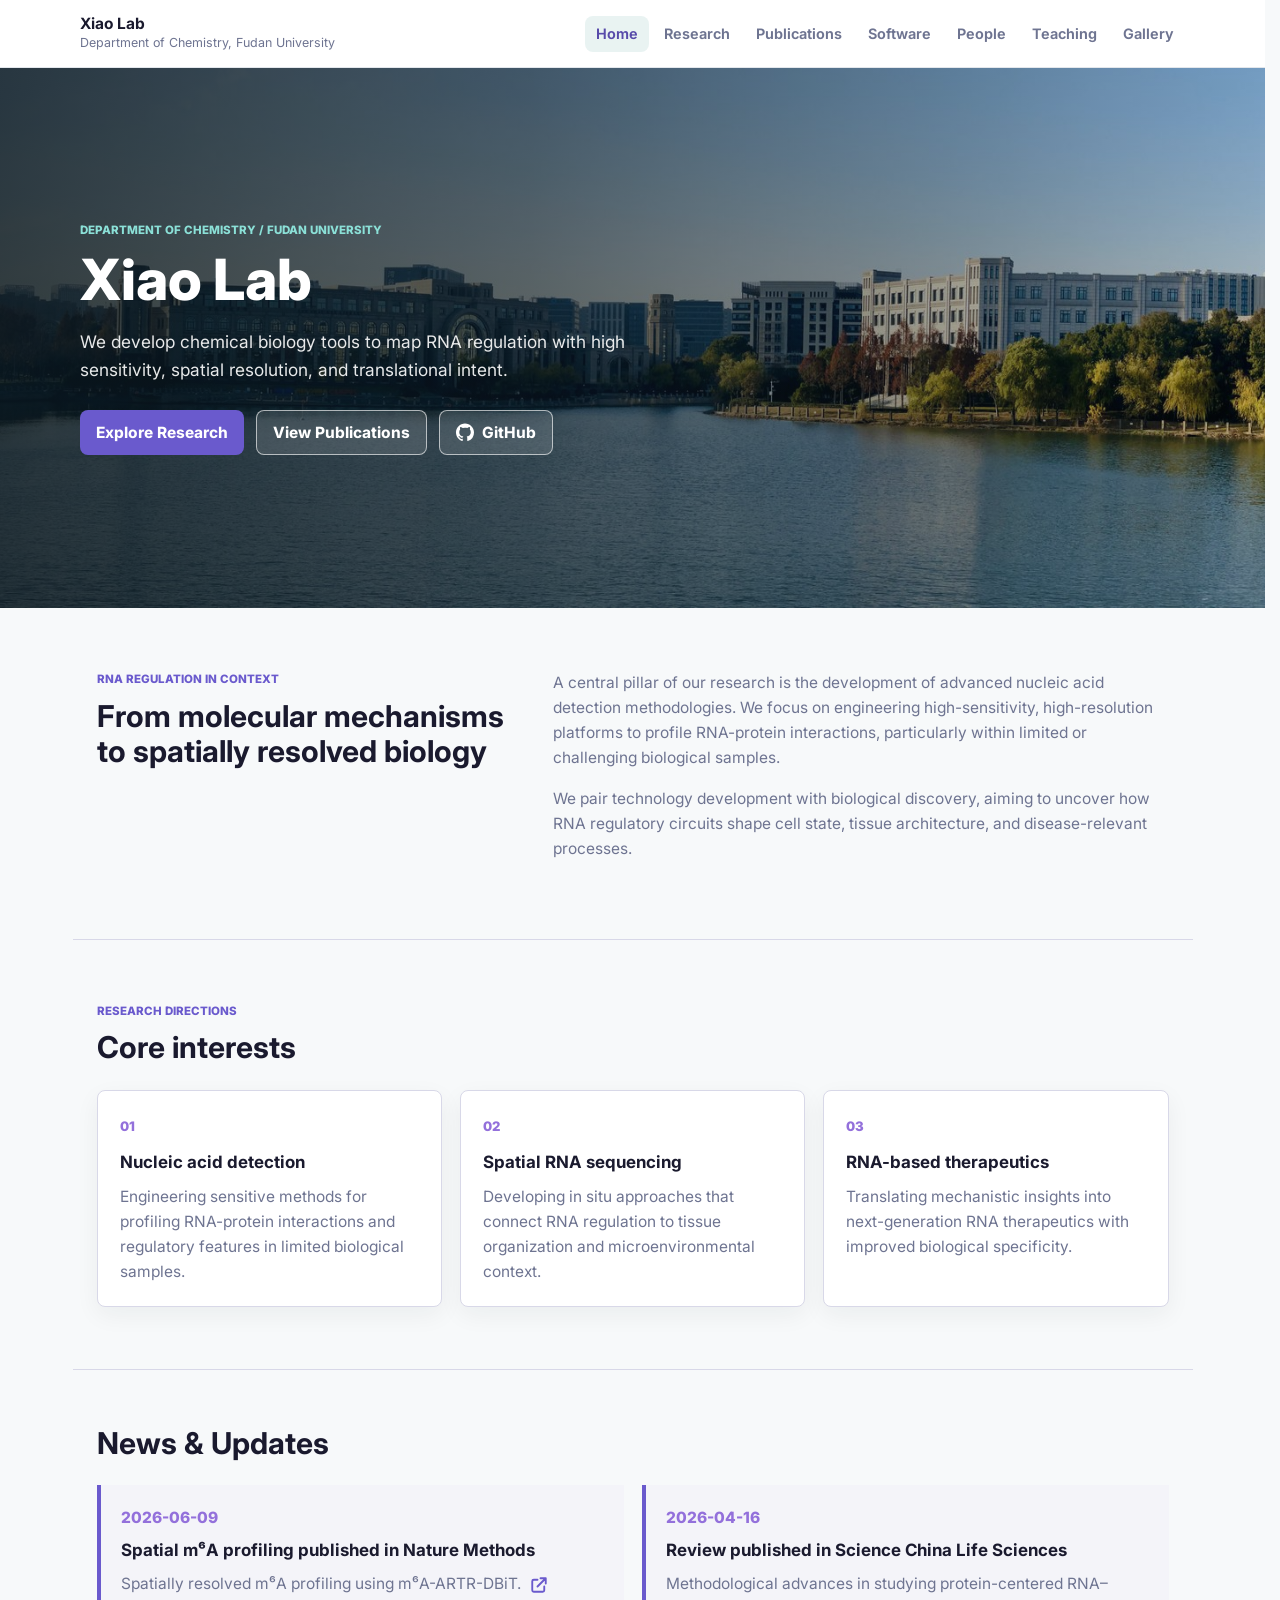
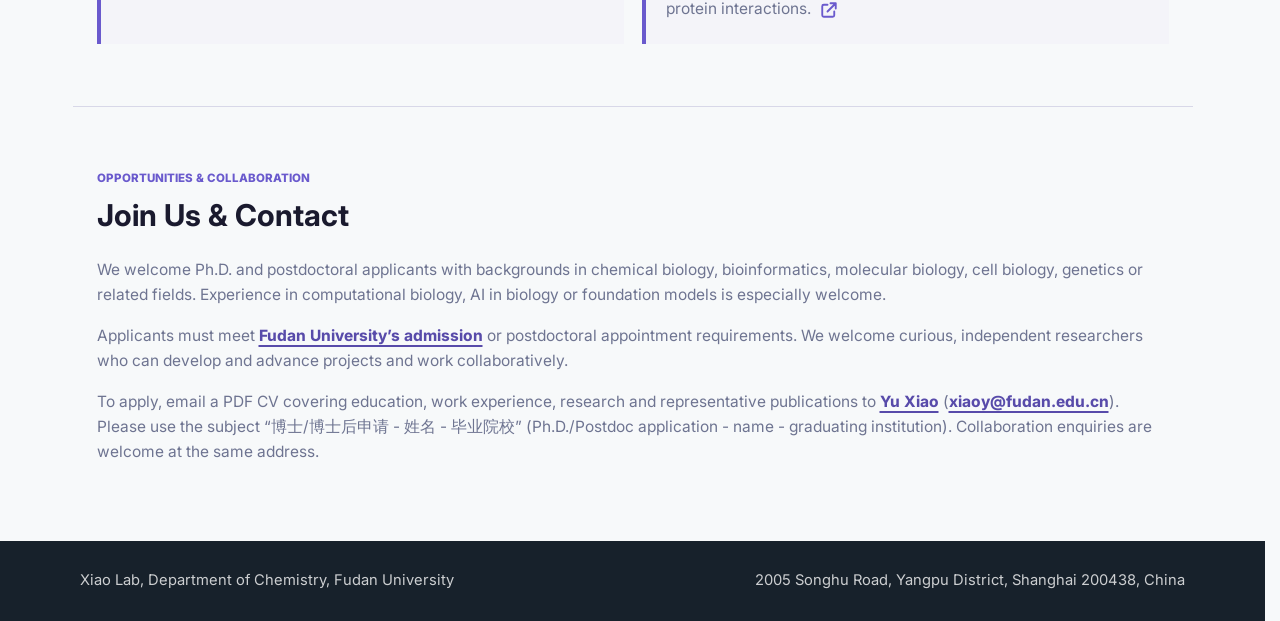
<file: site/index.html>
<!DOCTYPE html>
<html lang="en" class="no-js">
<head>
  <meta charset="utf-8">
  <meta name="viewport" content="width=device-width, initial-scale=1">
  <title>Xiao Lab | Fudan University</title>
  <meta name="description" content="Xiao Lab at the Department of Chemistry, Fudan University. Chemical biology tools for RNA regulation, spatial sequencing, and RNA-based therapeutics.">
  <link rel="preconnect" href="https://fonts.googleapis.com">
  <link rel="preconnect" href="https://fonts.gstatic.com" crossorigin>
  <link href="https://fonts.googleapis.com/css2?family=Inter:wght@300;400;600;700;800;900&display=swap" rel="stylesheet">
  <link rel="preload" as="image" href="assets/backgrounds/fudan-campus.jpg">
  <link rel="stylesheet" href="assets/styles.css">
  <script>document.documentElement.classList.remove('no-js');</script>
</head>
<body>
  <header class="site-header">
    <a class="brand" href="index.html" aria-label="Xiao Lab home">
      <span>
        <strong>Xiao Lab</strong>
        <small>Department of Chemistry, Fudan University</small>
      </span>
    </a>
    <button class="nav-toggle" aria-controls="primary-nav" aria-expanded="false" aria-label="Toggle navigation">
      <span class="bar"></span>
      <span class="bar"></span>
      <span class="bar"></span>
    </button>
    <nav id="primary-nav" class="site-nav" aria-label="Primary navigation">
      <a class="active" aria-current="page" href="index.html">Home</a>
      <a href="research.html">Research</a>
      <a href="publications.html">Publications</a>
      <a href="software.html">Software</a>
      <a href="people.html">People</a>
      <a href="teaching.html">Teaching</a>
      <a href="gallery.html">Gallery</a>
    </nav>
  </header>

  <main>
    <section class="hero" aria-label="Xiao Lab introduction">
      <div class="hero-copy">
        <p class="eyebrow">Department of Chemistry / Fudan University</p>
        <h1>Xiao Lab</h1>
        <p>We develop chemical biology tools to map RNA regulation with high sensitivity, spatial resolution, and translational intent.</p>
        <div class="hero-actions">
          <a class="button" href="research.html">Explore Research</a>
          <a class="button button-ghost" href="publications.html">View Publications</a>
          <a class="button button-ghost" href="https://github.com/yuxiao-lab"><img class="github-icon" src="assets/icons/github.svg" alt="" width="18" height="18">GitHub</a>
        </div>
      </div>
    </section>

    <section class="section intro-grid">
      <div>
        <p class="eyebrow">RNA regulation in context</p>
        <h2>From molecular mechanisms to spatially resolved biology</h2>
      </div>
      <div class="intro-copy">
        <p>A central pillar of our research is the development of advanced nucleic acid detection methodologies. We focus on engineering high-sensitivity, high-resolution platforms to profile RNA-protein interactions, particularly within limited or challenging biological samples.</p>
        <p>We pair technology development with biological discovery, aiming to uncover how RNA regulatory circuits shape cell state, tissue architecture, and disease-relevant processes.</p>
      </div>
    </section>

    <section class="section">
      <div class="section-heading">
        <p class="eyebrow">Research directions</p>
        <h2>Core interests</h2>
      </div>
      <div class="research-cards">
        <article class="card">
          <span class="card-kicker">01</span>
          <h3>Nucleic acid detection</h3>
          <p>Engineering sensitive methods for profiling RNA-protein interactions and regulatory features in limited biological samples.</p>
        </article>
        <article class="card">
          <span class="card-kicker">02</span>
          <h3>Spatial RNA sequencing</h3>
          <p>Developing in situ approaches that connect RNA regulation to tissue organization and microenvironmental context.</p>
        </article>
        <article class="card">
          <span class="card-kicker">03</span>
          <h3>RNA-based therapeutics</h3>
          <p>Translating mechanistic insights into next-generation RNA therapeutics with improved biological specificity.</p>
        </article>
      </div>
    </section>

    <section class="section news-band">
      <div class="section-heading">
        <h2>News &amp; Updates</h2>
      </div>
      <div class="news-list">
        <article><time datetime="2026-06-09">2026-06-09</time><h3>Spatial m⁶A profiling published in Nature Methods</h3><p>Spatially resolved m⁶A profiling using m⁶A-ARTR-DBiT. <a class="news-link" href="https://doi.org/10.1038/s41592-026-03123-9" aria-label="Read: Spatial m⁶A profiling published in Nature Methods"><svg xmlns="http://www.w3.org/2000/svg" viewBox="0 0 24 24" fill="none" stroke="currentColor" stroke-width="2.5" stroke-linecap="round" stroke-linejoin="round"><path d="M14 3h7v7M21 3 10 14"/><path d="M10 5H5a2 2 0 0 0-2 2v12a2 2 0 0 0 2 2h12a2 2 0 0 0 2-2v-5"/></svg></a></p></article>
<article><time datetime="2026-04-16">2026-04-16</time><h3>Review published in Science China Life Sciences</h3><p>Methodological advances in studying protein-centered RNA–protein interactions. <a class="news-link" href="https://doi.org/10.1007/s11427-025-3292-4" aria-label="Read: Review published in Science China Life Sciences"><svg xmlns="http://www.w3.org/2000/svg" viewBox="0 0 24 24" fill="none" stroke="currentColor" stroke-width="2.5" stroke-linecap="round" stroke-linejoin="round"><path d="M14 3h7v7M21 3 10 14"/><path d="M10 5H5a2 2 0 0 0-2 2v12a2 2 0 0 0 2 2h12a2 2 0 0 0 2-2v-5"/></svg></a></p></article>
      </div>
    </section>

    <section class="section" id="join-us">
      <div class="section-heading"><p class="eyebrow">Opportunities &amp; collaboration</p><h2>Join Us &amp; Contact</h2></div>
      <div class="intro-copy">
        <p>We welcome Ph.D. and postdoctoral applicants with backgrounds in chemical biology, bioinformatics, molecular biology, cell biology, genetics or related fields. Experience in computational biology, AI in biology or foundation models is especially welcome.</p>
        <p>Applicants must meet <a class="text-link" href="https://gsao.fudan.edu.cn/">Fudan University’s admission</a> or postdoctoral appointment requirements. We welcome curious, independent researchers who can develop and advance projects and work collaboratively.</p>
        <p>To apply, email a PDF CV covering education, work experience, research and representative publications to <a class="text-link" href="https://chemistry.fudan.edu.cn/0c/af/c45141a724143/page.htm">Yu Xiao</a> (<a class="text-link" href="mailto:xiaoy@fudan.edu.cn">xiaoy@fudan.edu.cn</a>). Please use the subject “博士/博士后申请 - 姓名 - 毕业院校” (Ph.D./Postdoc application - name - graduating institution). Collaboration enquiries are welcome at the same address.</p>
      </div>
    </section>
  </main>

  <footer class="site-footer">
    <p>Xiao Lab, Department of Chemistry, Fudan University</p>
    <p>2005 Songhu Road, Yangpu District, Shanghai 200438, China</p>
  </footer>
  <script src="assets/site.js" defer></script>
</body>
</html>
</file>
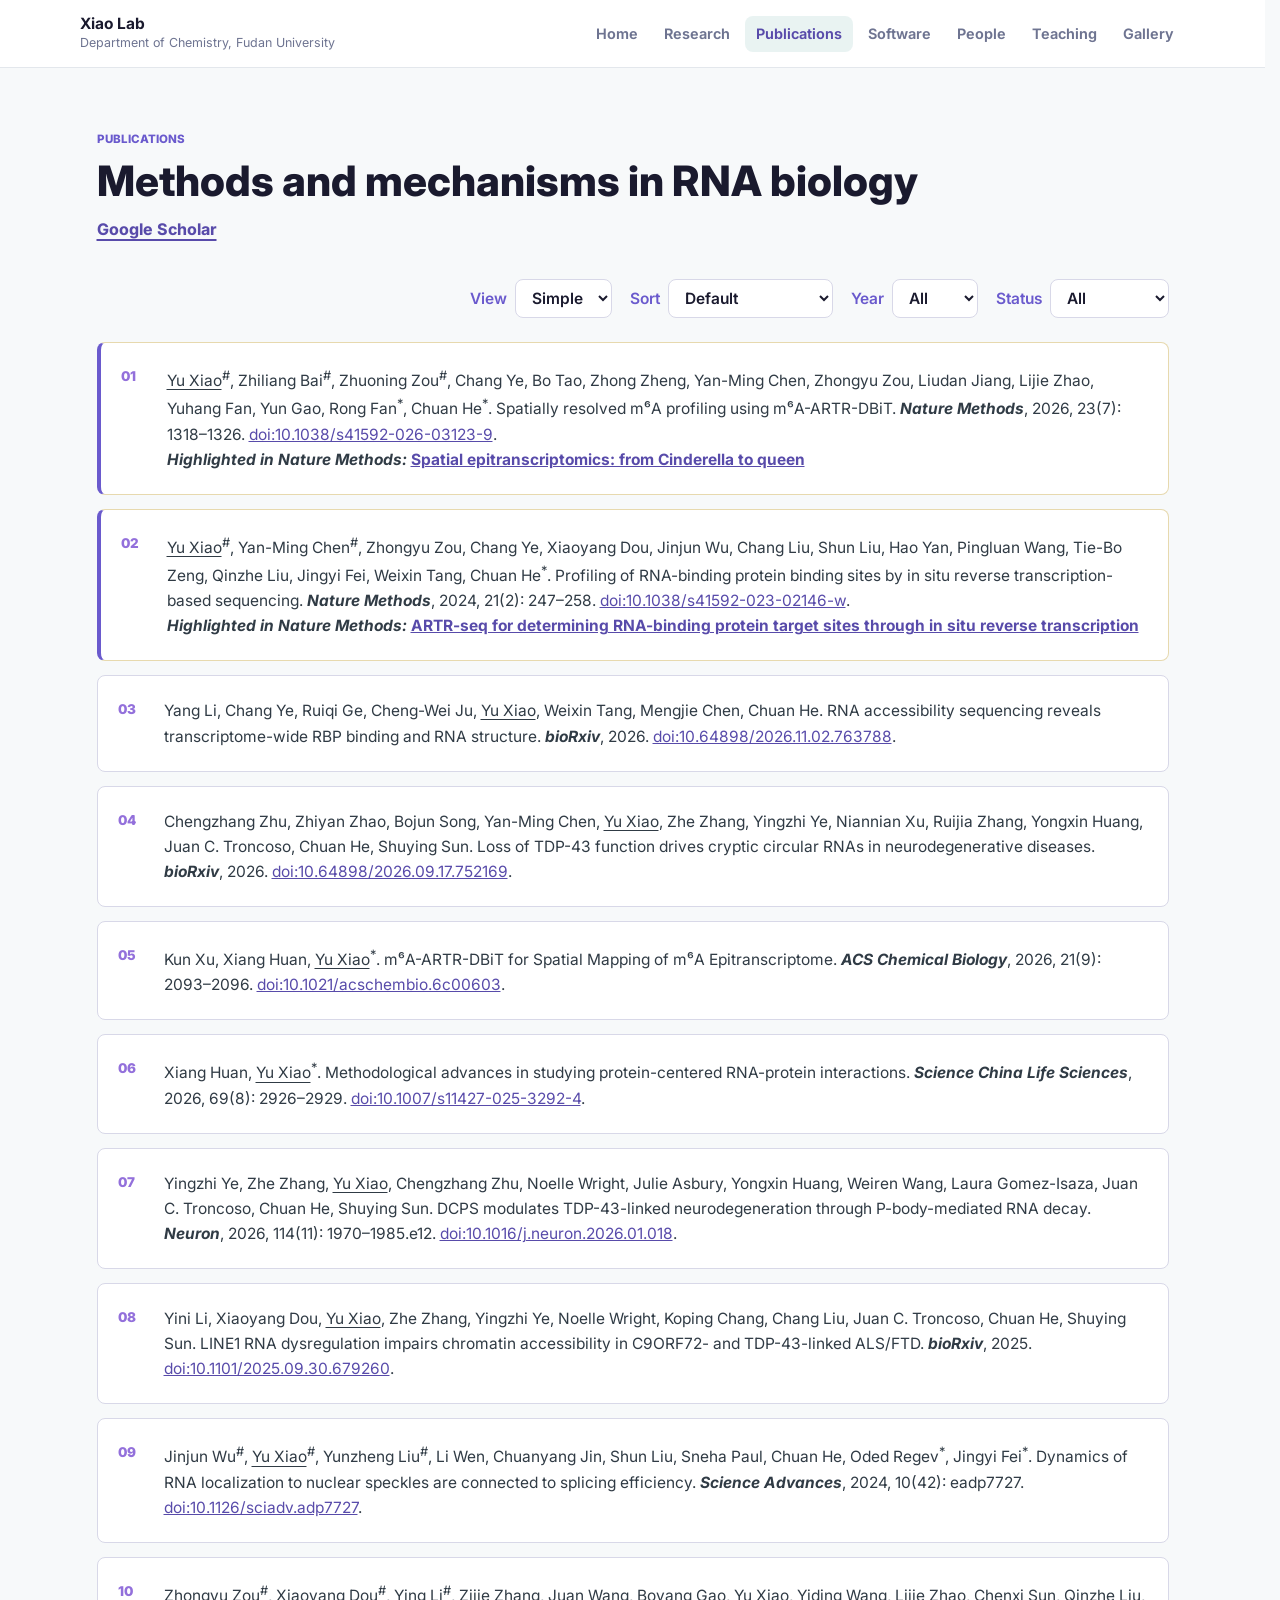
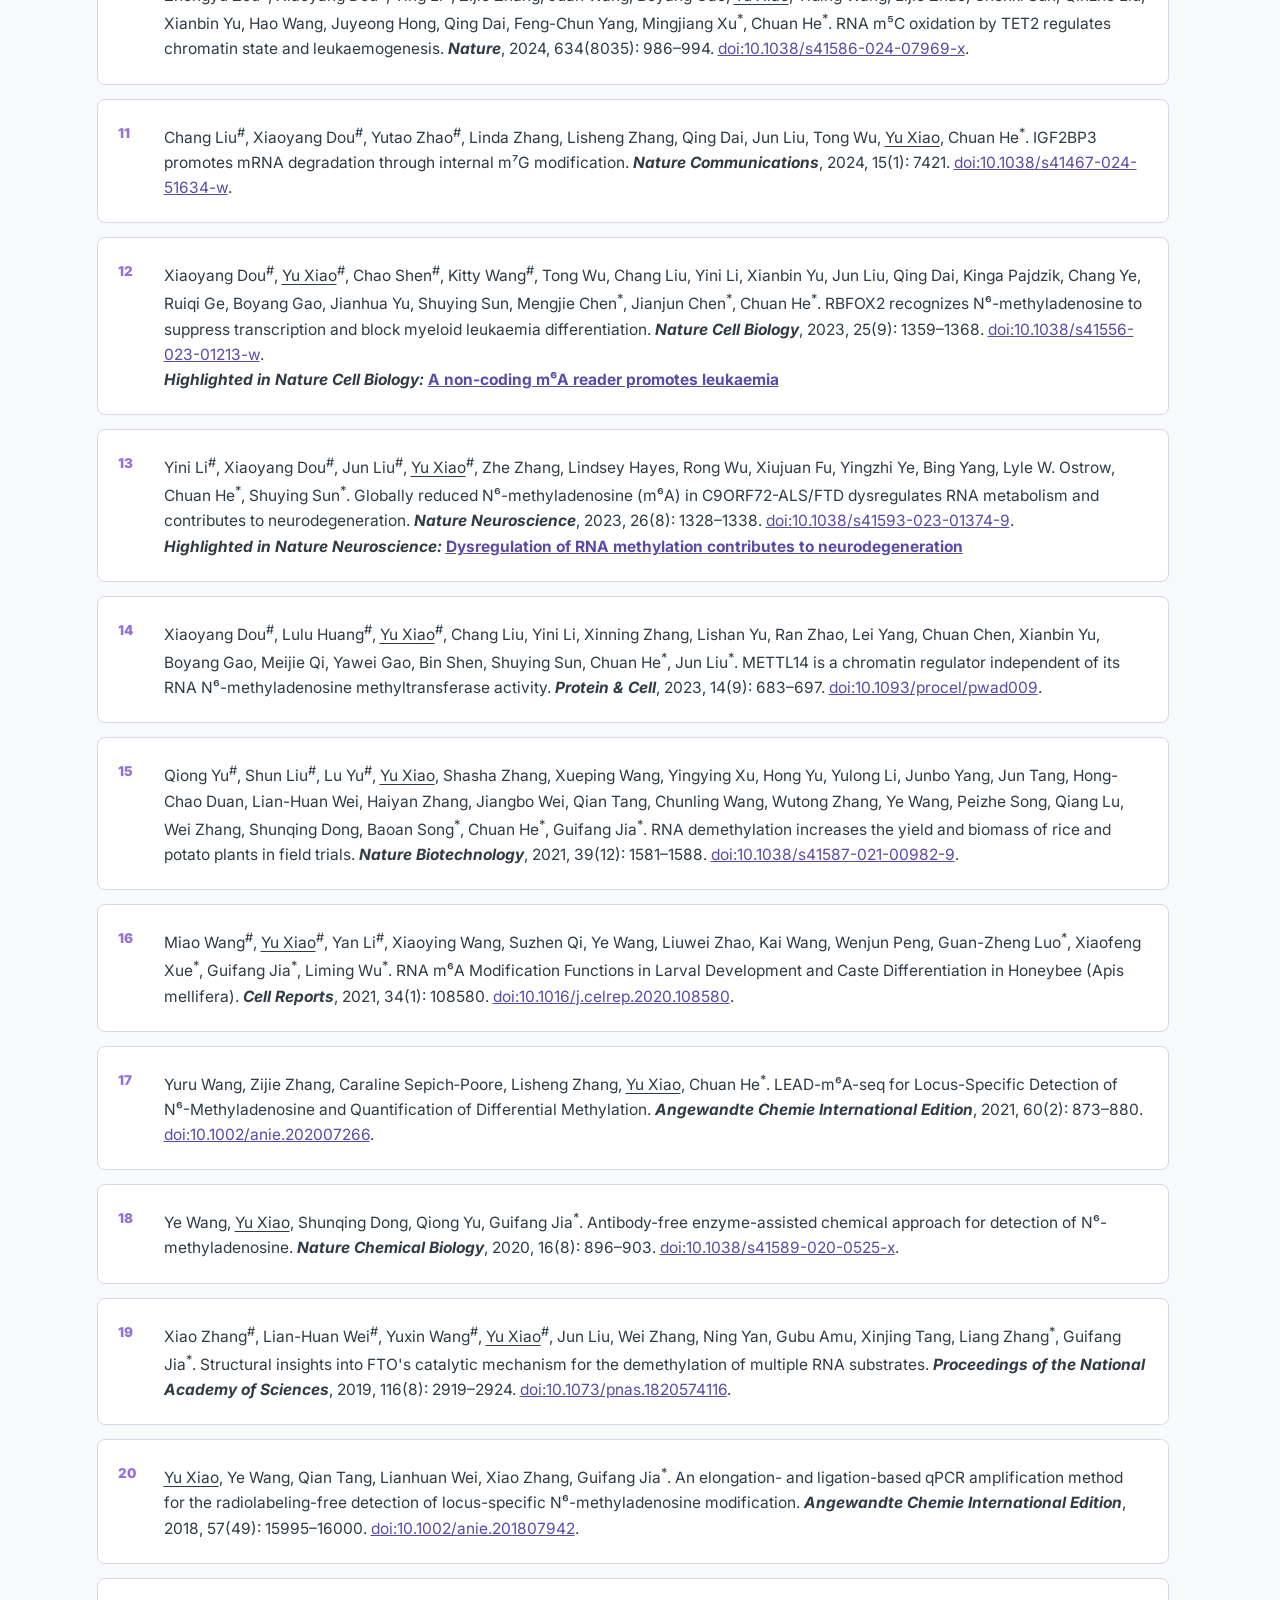
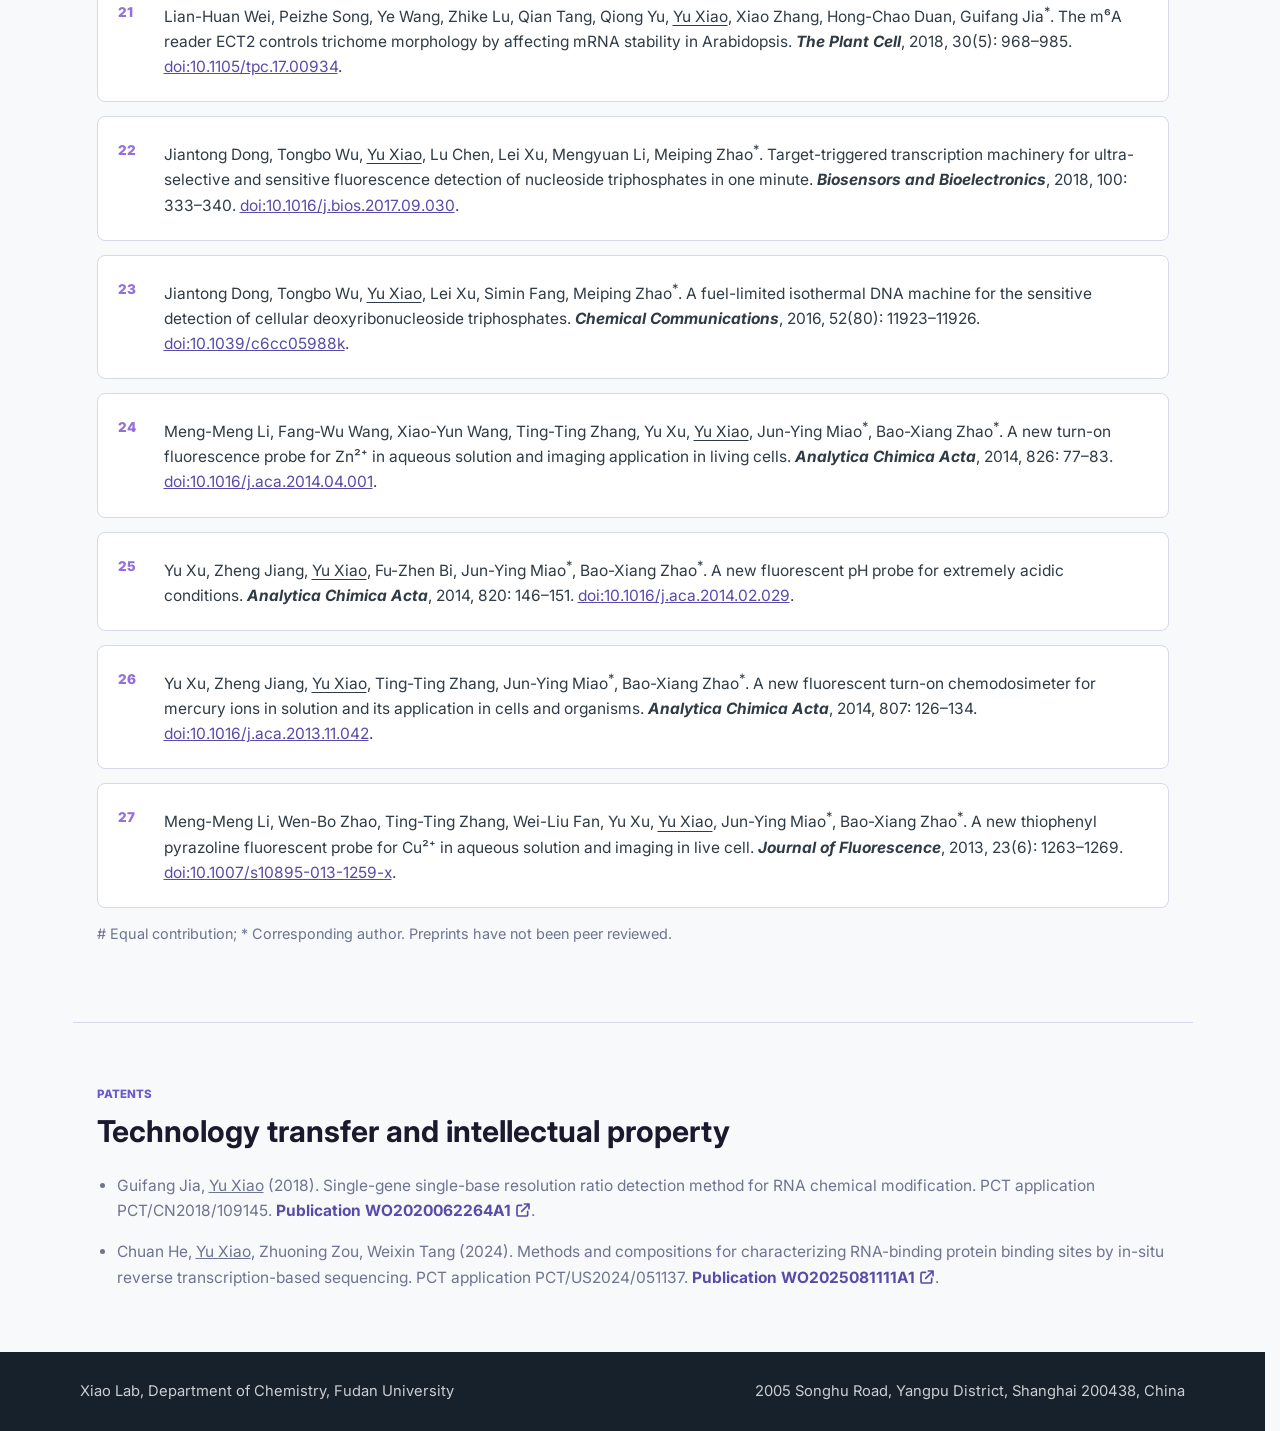
<file: site/publications.html>
<!DOCTYPE html>
<html lang="en" class="no-js">
<head>
  <meta charset="utf-8">
  <meta name="viewport" content="width=device-width, initial-scale=1">
  <title>Publications | Xiao Lab</title>
  <meta name="description" content="Publications from Xiao Lab and Yu Xiao.">
  <link rel="preconnect" href="https://fonts.googleapis.com">
  <link rel="preconnect" href="https://fonts.gstatic.com" crossorigin>
  <link href="https://fonts.googleapis.com/css2?family=Inter:wght@300;400;600;700;800;900&display=swap" rel="stylesheet">
  <link rel="stylesheet" href="assets/styles.css">
  <script>document.documentElement.classList.remove('no-js');</script>
</head>
<body>
  <header class="site-header">
    <a class="brand" href="index.html" aria-label="Xiao Lab home">
      <span>
        <strong>Xiao Lab</strong>
        <small>Department of Chemistry, Fudan University</small>
      </span>
    </a>
    <button class="nav-toggle" aria-controls="primary-nav" aria-expanded="false" aria-label="Toggle navigation">
      <span class="bar"></span>
      <span class="bar"></span>
      <span class="bar"></span>
    </button>
    <nav id="primary-nav" class="site-nav" aria-label="Primary navigation">
      <a href="index.html">Home</a>
      <a href="research.html">Research</a>
      <a class="active" aria-current="page" href="publications.html">Publications</a>
      <a href="software.html">Software</a>
      <a href="people.html">People</a>
      <a href="teaching.html">Teaching</a>
      <a href="gallery.html">Gallery</a>
    </nav>
  </header>

  <main>
    <section class="page-hero course-research-intro">
      <p class="eyebrow">Publications</p>
      <h1>Methods and mechanisms in RNA biology</h1>
      <p><a class="text-link" href="https://scholar.google.com/citations?user=_khXGroAAAAJ&amp;hl=zh-CN">Google Scholar</a></p>
    </section>

    <section class="section publications">
      <div class="view-controls" hidden>
        <label>View <select id="publication-view"><option value="simple">Simple</option><option value="cards">Cards</option></select></label>
        <label>Sort <select id="publication-sort"><option value="default">Default</option><option value="date">Publication date</option></select></label>
        <label>Year <select id="publication-year"><option value="all">All</option><option value="2026">2026</option><option value="2025">2025</option><option value="2024">2024</option><option value="2023">2023</option><option value="2021">2021</option><option value="2020">2020</option><option value="2019">2019</option><option value="2018">2018</option><option value="2016">2016</option><option value="2014">2014</option><option value="2013">2013</option></select></label>
        <label>Status <select id="publication-status"><option value="all">All</option><option value="published">Published</option><option value="preprint">Preprint</option></select></label>
      </div>
      <!-- publications:start -->
      <ol class="publication-list">
        <li class="featured-publication" data-published="2026-06-09" data-status="published" data-year="2026">
          <div class="publication-tags"><span class="tag">2026</span><span class="tag">Published</span><span class="tag">m⁶A-ARTR-DBiT</span></div>
          <h2 class="publication-title">Spatially resolved m⁶A profiling using m⁶A-ARTR-DBiT</h2>
          <p class="citation"><u>Yu Xiao</u><sup>#</sup>, Zhiliang Bai<sup>#</sup>, Zhuoning Zou<sup>#</sup>, Chang Ye, Bo Tao, Zhong Zheng, Yan-Ming Chen, Zhongyu Zou, Liudan Jiang, Lijie Zhao, Yuhang Fan, Yun Gao, Rong Fan<sup>*</sup>, Chuan He<sup>*</sup>. <span class="citation-title">Spatially resolved m⁶A profiling using m⁶A-ARTR-DBiT. </span><strong><em>Nature Methods</em></strong>, 2026, 23(7): 1318–1326.<span class="citation-doi"> <a href="https://doi.org/10.1038/s41592-026-03123-9">doi:10.1038/s41592-026-03123-9</a>.</span></p>
          <p class="publication-summary">Combines antibody-guided in situ reverse transcription with spatial barcoding to map RNA m⁶A in tissue.</p>
          <p class="journal-highlight"><strong><em>Highlighted in Nature Methods:</em> <a href="https://www.nature.com/articles/s41592-026-03139-1">Spatial epitranscriptomics: from Cinderella to queen</a></strong></p>
          <div class="publication-links"><a href="https://doi.org/10.1038/s41592-026-03123-9">Paper</a></div>
        </li>
        <li class="featured-publication" data-published="2024-01-10" data-status="published" data-year="2024">
          <div class="publication-tags"><span class="tag">2024</span><span class="tag">Published</span><span class="tag">ARTR-seq</span></div>
          <h2 class="publication-title">Profiling of RNA-binding protein binding sites by in situ reverse transcription-based sequencing</h2>
          <p class="citation"><u>Yu Xiao</u><sup>#</sup>, Yan-Ming Chen<sup>#</sup>, Zhongyu Zou, Chang Ye, Xiaoyang Dou, Jinjun Wu, Chang Liu, Shun Liu, Hao Yan, Pingluan Wang, Tie-Bo Zeng, Qinzhe Liu, Jingyi Fei, Weixin Tang, Chuan He<sup>*</sup>. <span class="citation-title">Profiling of RNA-binding protein binding sites by in situ reverse transcription-based sequencing. </span><strong><em>Nature Methods</em></strong>, 2024, 21(2): 247–258.<span class="citation-doi"> <a href="https://doi.org/10.1038/s41592-023-02146-w">doi:10.1038/s41592-023-02146-w</a>.</span></p>
          <p class="publication-summary">Uses antibody-guided in situ reverse transcription to profile RNA-binding protein binding sites.</p>
          <p class="journal-highlight"><strong><em>Highlighted in Nature Methods:</em> <a href="https://www.nature.com/articles/s41592-023-02147-9">ARTR-seq for determining RNA-binding protein target sites through in situ reverse transcription</a></strong></p>
          <div class="publication-links"><a href="https://doi.org/10.1038/s41592-023-02146-w">Paper</a><a href="https://github.com/mingming-cgz/ARTR-seq">Code</a><a href="https://www.ncbi.nlm.nih.gov/geo/query/acc.cgi?acc=GSE226161">Data</a></div>
        </li>
        <li data-published="2026-11-03" data-status="preprint" data-year="2026">
          <div class="publication-tags"><span class="tag">2026</span><span class="tag">Preprint</span><span class="tag">RAD-seq</span></div>
          <h2 class="publication-title">RNA accessibility sequencing reveals transcriptome-wide RBP binding and RNA structure</h2>
          <p class="citation">Yang Li, Chang Ye, Ruiqi Ge, Cheng-Wei Ju, <u>Yu Xiao</u>, Weixin Tang, Mengjie Chen, Chuan He. <span class="citation-title">RNA accessibility sequencing reveals transcriptome-wide RBP binding and RNA structure. </span><strong><em>bioRxiv</em></strong>, 2026.<span class="citation-doi"> <a href="https://doi.org/10.64898/2026.11.02.763788">doi:10.64898/2026.11.02.763788</a>.</span></p>
          <p class="publication-summary">Uses TadA8.20-mediated deamination to measure RNA accessibility shaped by folding and protein occupancy.</p>

          <div class="publication-links"><a href="https://doi.org/10.64898/2026.11.02.763788">Preprint</a></div>
        </li>
        <li data-published="2026-09-20" data-status="preprint" data-year="2026">
          <div class="publication-tags"><span class="tag">2026</span><span class="tag">Preprint</span><span class="tag">TDP-43</span></div>
          <h2 class="publication-title">Loss of TDP-43 function drives cryptic circular RNAs in neurodegenerative diseases</h2>
          <p class="citation">Chengzhang Zhu, Zhiyan Zhao, Bojun Song, Yan-Ming Chen, <u>Yu Xiao</u>, Zhe Zhang, Yingzhi Ye, Niannian Xu, Ruijia Zhang, Yongxin Huang, Juan C. Troncoso, Chuan He, Shuying Sun. <span class="citation-title">Loss of TDP-43 function drives cryptic circular RNAs in neurodegenerative diseases. </span><strong><em>bioRxiv</em></strong>, 2026.<span class="citation-doi"> <a href="https://doi.org/10.64898/2026.09.17.752169">doi:10.64898/2026.09.17.752169</a>.</span></p>
          <p class="publication-summary">Reports cryptic circular RNAs that accumulate following TDP-43 loss of function and in neurodegenerative disease tissue.</p>

          <div class="publication-links"><a href="https://doi.org/10.64898/2026.09.17.752169">Preprint</a></div>
        </li>
        <li data-published="2026-08-31" data-status="published" data-year="2026">
          <div class="publication-tags"><span class="tag">2026</span><span class="tag">Published</span><span class="tag">m⁶A-ARTR-DBiT</span></div>
          <h2 class="publication-title">m⁶A-ARTR-DBiT for Spatial Mapping of m⁶A Epitranscriptome</h2>
          <p class="citation">Kun Xu, Xiang Huan, <u>Yu Xiao</u><sup>*</sup>. <span class="citation-title">m⁶A-ARTR-DBiT for Spatial Mapping of m⁶A Epitranscriptome. </span><strong><em>ACS Chemical Biology</em></strong>, 2026, 21(9): 2093–2096.<span class="citation-doi"> <a href="https://doi.org/10.1021/acschembio.6c00603">doi:10.1021/acschembio.6c00603</a>.</span></p>
          <p class="publication-summary">Reviews spatial m⁶A mapping with m⁶A-ARTR-DBiT and its applications in tissue biology.</p>

          <div class="publication-links"><a href="https://doi.org/10.1021/acschembio.6c00603">Paper</a></div>
        </li>
        <li data-published="2026-04-16" data-status="published" data-year="2026">
          <div class="publication-tags"><span class="tag">2026</span><span class="tag">Published</span></div>
          <h2 class="publication-title">Methodological advances in studying protein-centered RNA-protein interactions</h2>
          <p class="citation">Xiang Huan, <u>Yu Xiao</u><sup>*</sup>. <span class="citation-title">Methodological advances in studying protein-centered RNA-protein interactions. </span><strong><em>Science China Life Sciences</em></strong>, 2026, 69(8): 2926–2929.<span class="citation-doi"> <a href="https://doi.org/10.1007/s11427-025-3292-4">doi:10.1007/s11427-025-3292-4</a>.</span></p>
          <p class="publication-summary">A perspective on methods for studying protein-centered RNA–protein interactions.</p>

          <div class="publication-links"><a href="https://doi.org/10.1007/s11427-025-3292-4">Paper</a></div>
        </li>
        <li data-published="2026-03-09" data-status="published" data-year="2026">
          <div class="publication-tags"><span class="tag">2026</span><span class="tag">Published</span><span class="tag">DCPS</span></div>
          <h2 class="publication-title">DCPS modulates TDP-43-linked neurodegeneration through P-body-mediated RNA decay</h2>
          <p class="citation">Yingzhi Ye, Zhe Zhang, <u>Yu Xiao</u>, Chengzhang Zhu, Noelle Wright, Julie Asbury, Yongxin Huang, Weiren Wang, Laura Gomez-Isaza, Juan C. Troncoso, Chuan He, Shuying Sun. <span class="citation-title">DCPS modulates TDP-43-linked neurodegeneration through P-body-mediated RNA decay. </span><strong><em>Neuron</em></strong>, 2026, 114(11): 1970–1985.e12.<span class="citation-doi"> <a href="https://doi.org/10.1016/j.neuron.2026.01.018">doi:10.1016/j.neuron.2026.01.018</a>.</span></p>
          <p class="publication-summary">Identifies DCPS as a modifier of TDP-43-loss-induced neurotoxicity and connects it to P-body-mediated RNA decay.</p>

          <div class="publication-links"><a href="https://doi.org/10.1016/j.neuron.2026.01.018">Paper</a></div>
        </li>
        <li data-published="2025-10-02" data-status="preprint" data-year="2025">
          <div class="publication-tags"><span class="tag">2025</span><span class="tag">Preprint</span><span class="tag">LINE1</span></div>
          <h2 class="publication-title">LINE1 RNA dysregulation impairs chromatin accessibility in C9ORF72- and TDP-43-linked ALS/FTD</h2>
          <p class="citation">Yini Li, Xiaoyang Dou, <u>Yu Xiao</u>, Zhe Zhang, Yingzhi Ye, Noelle Wright, Koping Chang, Chang Liu, Juan C. Troncoso, Chuan He, Shuying Sun. <span class="citation-title">LINE1 RNA dysregulation impairs chromatin accessibility in C9ORF72- and TDP-43-linked ALS/FTD. </span><strong><em>bioRxiv</em></strong>, 2025.<span class="citation-doi"> <a href="https://doi.org/10.1101/2025.09.30.679260">doi:10.1101/2025.09.30.679260</a>.</span></p>
          <p class="publication-summary">Reports a link between LINE1 RNA accumulation, altered chromatin accessibility and neuronal dysfunction in ALS/FTD models.</p>

          <div class="publication-links"><a href="https://doi.org/10.1101/2025.09.30.679260">Preprint</a></div>
        </li>
        <li data-published="2024-10-18" data-status="published" data-year="2024">
          <div class="publication-tags"><span class="tag">2024</span><span class="tag">Published</span></div>
          <h2 class="publication-title">Dynamics of RNA localization to nuclear speckles are connected to splicing efficiency</h2>
          <p class="citation">Jinjun Wu<sup>#</sup>, <u>Yu Xiao</u><sup>#</sup>, Yunzheng Liu<sup>#</sup>, Li Wen, Chuanyang Jin, Shun Liu, Sneha Paul, Chuan He, Oded Regev<sup>*</sup>, Jingyi Fei<sup>*</sup>. <span class="citation-title">Dynamics of RNA localization to nuclear speckles are connected to splicing efficiency. </span><strong><em>Science Advances</em></strong>, 2024, 10(42): eadp7727.<span class="citation-doi"> <a href="https://doi.org/10.1126/sciadv.adp7727">doi:10.1126/sciadv.adp7727</a>.</span></p>
          <p class="publication-summary">Connects RNA localization dynamics at nuclear speckles with splicing efficiency.</p>

          <div class="publication-links"><a href="https://doi.org/10.1126/sciadv.adp7727">Paper</a></div>
        </li>
        <li data-published="2024-10-02" data-status="published" data-year="2024">
          <div class="publication-tags"><span class="tag">2024</span><span class="tag">Published</span></div>
          <h2 class="publication-title">RNA m⁵C oxidation by TET2 regulates chromatin state and leukaemogenesis</h2>
          <p class="citation">Zhongyu Zou<sup>#</sup>, Xiaoyang Dou<sup>#</sup>, Ying Li<sup>#</sup>, Zijie Zhang, Juan Wang, Boyang Gao, <u>Yu Xiao</u>, Yiding Wang, Lijie Zhao, Chenxi Sun, Qinzhe Liu, Xianbin Yu, Hao Wang, Juyeong Hong, Qing Dai, Feng-Chun Yang, Mingjiang Xu<sup>*</sup>, Chuan He<sup>*</sup>. <span class="citation-title">RNA m⁵C oxidation by TET2 regulates chromatin state and leukaemogenesis. </span><strong><em>Nature</em></strong>, 2024, 634(8035): 986–994.<span class="citation-doi"> <a href="https://doi.org/10.1038/s41586-024-07969-x">doi:10.1038/s41586-024-07969-x</a>.</span></p>
          <p class="publication-summary">Connects TET2-mediated RNA m⁵C oxidation with chromatin regulation and leukaemogenesis.</p>

          <div class="publication-links"><a href="https://doi.org/10.1038/s41586-024-07969-x">Paper</a></div>
        </li>
        <li data-published="2024-08-28" data-status="published" data-year="2024">
          <div class="publication-tags"><span class="tag">2024</span><span class="tag">Published</span></div>
          <h2 class="publication-title">IGF2BP3 promotes mRNA degradation through internal m⁷G modification</h2>
          <p class="citation">Chang Liu<sup>#</sup>, Xiaoyang Dou<sup>#</sup>, Yutao Zhao<sup>#</sup>, Linda Zhang, Lisheng Zhang, Qing Dai, Jun Liu, Tong Wu, <u>Yu Xiao</u>, Chuan He<sup>*</sup>. <span class="citation-title">IGF2BP3 promotes mRNA degradation through internal m⁷G modification. </span><strong><em>Nature Communications</em></strong>, 2024, 15(1): 7421.<span class="citation-doi"> <a href="https://doi.org/10.1038/s41467-024-51634-w">doi:10.1038/s41467-024-51634-w</a>.</span></p>
          <p class="publication-summary">Investigates IGF2BP3-mediated mRNA degradation through internal m⁷G modification.</p>

          <div class="publication-links"><a href="https://doi.org/10.1038/s41467-024-51634-w">Paper</a></div>
        </li>
        <li data-published="2023-08-28" data-status="published" data-year="2023">
          <div class="publication-tags"><span class="tag">2023</span><span class="tag">Published</span></div>
          <h2 class="publication-title">RBFOX2 recognizes N⁶-methyladenosine to suppress transcription and block myeloid leukaemia differentiation</h2>
          <p class="citation">Xiaoyang Dou<sup>#</sup>, <u>Yu Xiao</u><sup>#</sup>, Chao Shen<sup>#</sup>, Kitty Wang<sup>#</sup>, Tong Wu, Chang Liu, Yini Li, Xianbin Yu, Jun Liu, Qing Dai, Kinga Pajdzik, Chang Ye, Ruiqi Ge, Boyang Gao, Jianhua Yu, Shuying Sun, Mengjie Chen<sup>*</sup>, Jianjun Chen<sup>*</sup>, Chuan He<sup>*</sup>. <span class="citation-title">RBFOX2 recognizes N⁶-methyladenosine to suppress transcription and block myeloid leukaemia differentiation. </span><strong><em>Nature Cell Biology</em></strong>, 2023, 25(9): 1359–1368.<span class="citation-doi"> <a href="https://doi.org/10.1038/s41556-023-01213-w">doi:10.1038/s41556-023-01213-w</a>.</span></p>
          <p class="publication-summary">Identifies RBFOX2 as an m⁶A reader linked to transcriptional suppression and myeloid leukaemia differentiation.</p>
          <p class="journal-highlight"><strong><em>Highlighted in Nature Cell Biology:</em> <a href="https://www.nature.com/articles/s41556-023-01205-w">A non-coding m⁶A reader promotes leukaemia</a></strong></p>
          <div class="publication-links"><a href="https://doi.org/10.1038/s41556-023-01213-w">Paper</a></div>
        </li>
        <li data-published="2023-06-26" data-status="published" data-year="2023">
          <div class="publication-tags"><span class="tag">2023</span><span class="tag">Published</span></div>
          <h2 class="publication-title">Globally reduced N⁶-methyladenosine (m⁶A) in C9ORF72-ALS/FTD dysregulates RNA metabolism and contributes to neurodegeneration</h2>
          <p class="citation">Yini Li<sup>#</sup>, Xiaoyang Dou<sup>#</sup>, Jun Liu<sup>#</sup>, <u>Yu Xiao</u><sup>#</sup>, Zhe Zhang, Lindsey Hayes, Rong Wu, Xiujuan Fu, Yingzhi Ye, Bing Yang, Lyle W. Ostrow, Chuan He<sup>*</sup>, Shuying Sun<sup>*</sup>. <span class="citation-title">Globally reduced N⁶-methyladenosine (m⁶A) in C9ORF72-ALS/FTD dysregulates RNA metabolism and contributes to neurodegeneration. </span><strong><em>Nature Neuroscience</em></strong>, 2023, 26(8): 1328–1338.<span class="citation-doi"> <a href="https://doi.org/10.1038/s41593-023-01374-9">doi:10.1038/s41593-023-01374-9</a>.</span></p>
          <p class="publication-summary">Links reduced RNA m⁶A in C9ORF72-ALS/FTD to RNA metabolic defects and neurodegeneration.</p>
          <p class="journal-highlight"><strong><em>Highlighted in Nature Neuroscience:</em> <a href="https://www.nature.com/articles/s41593-023-01389-2">Dysregulation of RNA methylation contributes to neurodegeneration</a></strong></p>
          <div class="publication-links"><a href="https://doi.org/10.1038/s41593-023-01374-9">Paper</a></div>
        </li>
        <li data-published="2023-02-23" data-status="published" data-year="2023">
          <div class="publication-tags"><span class="tag">2023</span><span class="tag">Published</span></div>
          <h2 class="publication-title">METTL14 is a chromatin regulator independent of its RNA N⁶-methyladenosine methyltransferase activity</h2>
          <p class="citation">Xiaoyang Dou<sup>#</sup>, Lulu Huang<sup>#</sup>, <u>Yu Xiao</u><sup>#</sup>, Chang Liu, Yini Li, Xinning Zhang, Lishan Yu, Ran Zhao, Lei Yang, Chuan Chen, Xianbin Yu, Boyang Gao, Meijie Qi, Yawei Gao, Bin Shen, Shuying Sun, Chuan He<sup>*</sup>, Jun Liu<sup>*</sup>. <span class="citation-title">METTL14 is a chromatin regulator independent of its RNA N⁶-methyladenosine methyltransferase activity. </span><strong><em>Protein &amp; Cell</em></strong>, 2023, 14(9): 683–697.<span class="citation-doi"> <a href="https://doi.org/10.1093/procel/pwad009">doi:10.1093/procel/pwad009</a>.</span></p>
          <p class="publication-summary">Describes a chromatin-regulatory function of METTL14 independent of RNA methyltransferase activity.</p>

          <div class="publication-links"><a href="https://doi.org/10.1093/procel/pwad009">Paper</a></div>
        </li>
        <li data-published="2021-07-22" data-status="published" data-year="2021">
          <div class="publication-tags"><span class="tag">2021</span><span class="tag">Published</span></div>
          <h2 class="publication-title">RNA demethylation increases the yield and biomass of rice and potato plants in field trials</h2>
          <p class="citation">Qiong Yu<sup>#</sup>, Shun Liu<sup>#</sup>, Lu Yu<sup>#</sup>, <u>Yu Xiao</u>, Shasha Zhang, Xueping Wang, Yingying Xu, Hong Yu, Yulong Li, Junbo Yang, Jun Tang, Hong-Chao Duan, Lian-Huan Wei, Haiyan Zhang, Jiangbo Wei, Qian Tang, Chunling Wang, Wutong Zhang, Ye Wang, Peizhe Song, Qiang Lu, Wei Zhang, Shunqing Dong, Baoan Song<sup>*</sup>, Chuan He<sup>*</sup>, Guifang Jia<sup>*</sup>. <span class="citation-title">RNA demethylation increases the yield and biomass of rice and potato plants in field trials. </span><strong><em>Nature Biotechnology</em></strong>, 2021, 39(12): 1581–1588.<span class="citation-doi"> <a href="https://doi.org/10.1038/s41587-021-00982-9">doi:10.1038/s41587-021-00982-9</a>.</span></p>
          <p class="publication-summary">Tests RNA demethylation as an approach to increasing crop yield and biomass in field trials.</p>

          <div class="publication-links"><a href="https://doi.org/10.1038/s41587-021-00982-9">Paper</a></div>
        </li>
        <li data-published="2021-01-01" data-status="published" data-year="2021">
          <div class="publication-tags"><span class="tag">2021</span><span class="tag">Published</span></div>
          <h2 class="publication-title">RNA m⁶A Modification Functions in Larval Development and Caste Differentiation in Honeybee (Apis mellifera)</h2>
          <p class="citation">Miao Wang<sup>#</sup>, <u>Yu Xiao</u><sup>#</sup>, Yan Li<sup>#</sup>, Xiaoying Wang, Suzhen Qi, Ye Wang, Liuwei Zhao, Kai Wang, Wenjun Peng, Guan-Zheng Luo<sup>*</sup>, Xiaofeng Xue<sup>*</sup>, Guifang Jia<sup>*</sup>, Liming Wu<sup>*</sup>. <span class="citation-title">RNA m⁶A Modification Functions in Larval Development and Caste Differentiation in Honeybee (Apis mellifera). </span><strong><em>Cell Reports</em></strong>, 2021, 34(1): 108580.<span class="citation-doi"> <a href="https://doi.org/10.1016/j.celrep.2020.108580">doi:10.1016/j.celrep.2020.108580</a>.</span></p>
          <p class="publication-summary">Examines RNA m⁶A in honeybee larval development and caste differentiation.</p>

          <div class="publication-links"><a href="https://doi.org/10.1016/j.celrep.2020.108580">Paper</a></div>
        </li>
        <li data-published="2020-11-10" data-status="published" data-year="2021">
          <div class="publication-tags"><span class="tag">2021</span><span class="tag">Published</span><span class="tag">LEAD-m⁶A-seq</span></div>
          <h2 class="publication-title">LEAD-m⁶A-seq for Locus-Specific Detection of N⁶-Methyladenosine and Quantification of Differential Methylation</h2>
          <p class="citation">Yuru Wang, Zijie Zhang, Caraline Sepich‐Poore, Lisheng Zhang, <u>Yu Xiao</u>, Chuan He<sup>*</sup>. <span class="citation-title">LEAD-m⁶A-seq for Locus-Specific Detection of N⁶-Methyladenosine and Quantification of Differential Methylation. </span><strong><em>Angewandte Chemie International Edition</em></strong>, 2021, 60(2): 873–880.<span class="citation-doi"> <a href="https://doi.org/10.1002/anie.202007266">doi:10.1002/anie.202007266</a>.</span></p>
          <p class="publication-summary">Introduces LEAD-m⁶A-seq for locus-specific detection and differential methylation analysis.</p>

          <div class="publication-links"><a href="https://doi.org/10.1002/anie.202007266">Paper</a></div>
        </li>
        <li data-published="2020-04-27" data-status="published" data-year="2020">
          <div class="publication-tags"><span class="tag">2020</span><span class="tag">Published</span><span class="tag">m⁶A detection</span></div>
          <h2 class="publication-title">Antibody-free enzyme-assisted chemical approach for detection of N⁶-methyladenosine</h2>
          <p class="citation">Ye Wang, <u>Yu Xiao</u>, Shunqing Dong, Qiong Yu, Guifang Jia<sup>*</sup>. <span class="citation-title">Antibody-free enzyme-assisted chemical approach for detection of N⁶-methyladenosine. </span><strong><em>Nature Chemical Biology</em></strong>, 2020, 16(8): 896–903.<span class="citation-doi"> <a href="https://doi.org/10.1038/s41589-020-0525-x">doi:10.1038/s41589-020-0525-x</a>.</span></p>
          <p class="publication-summary">Presents an antibody-free, enzyme-assisted chemical approach to RNA m⁶A detection.</p>

          <div class="publication-links"><a href="https://doi.org/10.1038/s41589-020-0525-x">Paper</a></div>
        </li>
        <li data-published="2019-02-04" data-status="published" data-year="2019">
          <div class="publication-tags"><span class="tag">2019</span><span class="tag">Published</span></div>
          <h2 class="publication-title">Structural insights into FTO&#x27;s catalytic mechanism for the demethylation of multiple RNA substrates</h2>
          <p class="citation">Xiao Zhang<sup>#</sup>, Lian-Huan Wei<sup>#</sup>, Yuxin Wang<sup>#</sup>, <u>Yu Xiao</u><sup>#</sup>, Jun Liu, Wei Zhang, Ning Yan, Gubu Amu, Xinjing Tang, Liang Zhang<sup>*</sup>, Guifang Jia<sup>*</sup>. <span class="citation-title">Structural insights into FTO&#x27;s catalytic mechanism for the demethylation of multiple RNA substrates. </span><strong><em>Proceedings of the National Academy of Sciences</em></strong>, 2019, 116(8): 2919–2924.<span class="citation-doi"> <a href="https://doi.org/10.1073/pnas.1820574116">doi:10.1073/pnas.1820574116</a>.</span></p>
          <p class="publication-summary">Provides structural insight into FTO-mediated demethylation of RNA substrates.</p>

          <div class="publication-links"><a href="https://doi.org/10.1073/pnas.1820574116">Paper</a></div>
        </li>
        <li data-published="2018-11-08" data-status="published" data-year="2018">
          <div class="publication-tags"><span class="tag">2018</span><span class="tag">Published</span><span class="tag">SELECT</span></div>
          <h2 class="publication-title">An elongation- and ligation-based qPCR amplification method for the radiolabeling-free detection of locus-specific N⁶-methyladenosine modification</h2>
          <p class="citation"><u>Yu Xiao</u>, Ye Wang, Qian Tang, Lianhuan Wei, Xiao Zhang, Guifang Jia<sup>*</sup>. <span class="citation-title">An elongation- and ligation-based qPCR amplification method for the radiolabeling-free detection of locus-specific N⁶-methyladenosine modification. </span><strong><em>Angewandte Chemie International Edition</em></strong>, 2018, 57(49): 15995–16000.<span class="citation-doi"> <a href="https://doi.org/10.1002/anie.201807942">doi:10.1002/anie.201807942</a>.</span></p>
          <p class="publication-summary">Introduces SELECT, a radiolabeling-free qPCR assay for locus-specific RNA m⁶A detection.</p>

          <div class="publication-links"><a href="https://doi.org/10.1002/anie.201807942">Paper</a></div>
        </li>
        <li data-published="2018-04-30" data-status="published" data-year="2018">
          <div class="publication-tags"><span class="tag">2018</span><span class="tag">Published</span></div>
          <h2 class="publication-title">The m⁶A reader ECT2 controls trichome morphology by affecting mRNA stability in Arabidopsis</h2>
          <p class="citation">Lian-Huan Wei, Peizhe Song, Ye Wang, Zhike Lu, Qian Tang, Qiong Yu, <u>Yu Xiao</u>, Xiao Zhang, Hong-Chao Duan, Guifang Jia<sup>*</sup>. <span class="citation-title">The m⁶A reader ECT2 controls trichome morphology by affecting mRNA stability in Arabidopsis. </span><strong><em>The Plant Cell</em></strong>, 2018, 30(5): 968–985.<span class="citation-doi"> <a href="https://doi.org/10.1105/tpc.17.00934">doi:10.1105/tpc.17.00934</a>.</span></p>
          <p class="publication-summary">Examines how the Arabidopsis m⁶A reader ECT2 regulates mRNA stability and trichome morphology.</p>

          <div class="publication-links"><a href="https://doi.org/10.1105/tpc.17.00934">Paper</a></div>
        </li>
        <li data-published="2018-02-01" data-status="published" data-year="2018">
          <div class="publication-tags"><span class="tag">2018</span><span class="tag">Published</span></div>
          <h2 class="publication-title">Target-triggered transcription machinery for ultra-selective and sensitive fluorescence detection of nucleoside triphosphates in one minute</h2>
          <p class="citation">Jiantong Dong, Tongbo Wu, <u>Yu Xiao</u>, Lu Chen, Lei Xu, Mengyuan Li, Meiping Zhao<sup>*</sup>. <span class="citation-title">Target-triggered transcription machinery for ultra-selective and sensitive fluorescence detection of nucleoside triphosphates in one minute. </span><strong><em>Biosensors and Bioelectronics</em></strong>, 2018, 100: 333–340.<span class="citation-doi"> <a href="https://doi.org/10.1016/j.bios.2017.09.030">doi:10.1016/j.bios.2017.09.030</a>.</span></p>
          <p class="publication-summary">Uses target-triggered transcription for rapid fluorescence detection of nucleoside triphosphates.</p>

          <div class="publication-links"><a href="https://doi.org/10.1016/j.bios.2017.09.030">Paper</a></div>
        </li>
        <li data-published="2016-01-01" data-status="published" data-year="2016">
          <div class="publication-tags"><span class="tag">2016</span><span class="tag">Published</span></div>
          <h2 class="publication-title">A fuel-limited isothermal DNA machine for the sensitive detection of cellular deoxyribonucleoside triphosphates</h2>
          <p class="citation">Jiantong Dong, Tongbo Wu, <u>Yu Xiao</u>, Lei Xu, Simin Fang, Meiping Zhao<sup>*</sup>. <span class="citation-title">A fuel-limited isothermal DNA machine for the sensitive detection of cellular deoxyribonucleoside triphosphates. </span><strong><em>Chemical Communications</em></strong>, 2016, 52(80): 11923–11926.<span class="citation-doi"> <a href="https://doi.org/10.1039/c6cc05988k">doi:10.1039/c6cc05988k</a>.</span></p>
          <p class="publication-summary">Develops a fuel-limited DNA machine for detecting cellular deoxyribonucleoside triphosphates.</p>

          <div class="publication-links"><a href="https://doi.org/10.1039/c6cc05988k">Paper</a></div>
        </li>
        <li data-published="2014-05-01" data-status="published" data-year="2014">
          <div class="publication-tags"><span class="tag">2014</span><span class="tag">Published</span></div>
          <h2 class="publication-title">A new turn-on fluorescence probe for Zn²⁺ in aqueous solution and imaging application in living cells</h2>
          <p class="citation">Meng-Meng Li, Fang-Wu Wang, Xiao-Yun Wang, Ting-Ting Zhang, Yu Xu, <u>Yu Xiao</u>, Jun-Ying Miao<sup>*</sup>, Bao-Xiang Zhao<sup>*</sup>. <span class="citation-title">A new turn-on fluorescence probe for Zn²⁺ in aqueous solution and imaging application in living cells. </span><strong><em>Analytica Chimica Acta</em></strong>, 2014, 826: 77–83.<span class="citation-doi"> <a href="https://doi.org/10.1016/j.aca.2014.04.001">doi:10.1016/j.aca.2014.04.001</a>.</span></p>
          <p class="publication-summary">Develops a zinc-ion fluorescence probe for aqueous detection and live-cell imaging.</p>

          <div class="publication-links"><a href="https://doi.org/10.1016/j.aca.2014.04.001">Paper</a></div>
        </li>
        <li data-published="2014-04-01" data-status="published" data-year="2014">
          <div class="publication-tags"><span class="tag">2014</span><span class="tag">Published</span></div>
          <h2 class="publication-title">A new fluorescent pH probe for extremely acidic conditions</h2>
          <p class="citation">Yu Xu, Zheng Jiang, <u>Yu Xiao</u>, Fu-Zhen Bi, Jun-Ying Miao<sup>*</sup>, Bao-Xiang Zhao<sup>*</sup>. <span class="citation-title">A new fluorescent pH probe for extremely acidic conditions. </span><strong><em>Analytica Chimica Acta</em></strong>, 2014, 820: 146–151.<span class="citation-doi"> <a href="https://doi.org/10.1016/j.aca.2014.02.029">doi:10.1016/j.aca.2014.02.029</a>.</span></p>
          <p class="publication-summary">Develops a fluorescent pH probe for highly acidic environments.</p>

          <div class="publication-links"><a href="https://doi.org/10.1016/j.aca.2014.02.029">Paper</a></div>
        </li>
        <li data-published="2014-01-01" data-status="published" data-year="2014">
          <div class="publication-tags"><span class="tag">2014</span><span class="tag">Published</span></div>
          <h2 class="publication-title">A new fluorescent turn-on chemodosimeter for mercury ions in solution and its application in cells and organisms</h2>
          <p class="citation">Yu Xu, Zheng Jiang, <u>Yu Xiao</u>, Ting-Ting Zhang, Jun-Ying Miao<sup>*</sup>, Bao-Xiang Zhao<sup>*</sup>. <span class="citation-title">A new fluorescent turn-on chemodosimeter for mercury ions in solution and its application in cells and organisms. </span><strong><em>Analytica Chimica Acta</em></strong>, 2014, 807: 126–134.<span class="citation-doi"> <a href="https://doi.org/10.1016/j.aca.2013.11.042">doi:10.1016/j.aca.2013.11.042</a>.</span></p>
          <p class="publication-summary">Develops a fluorescent mercury-ion probe for solution, cell and organism imaging.</p>

          <div class="publication-links"><a href="https://doi.org/10.1016/j.aca.2013.11.042">Paper</a></div>
        </li>
        <li data-published="2013-07-07" data-status="published" data-year="2013">
          <div class="publication-tags"><span class="tag">2013</span><span class="tag">Published</span></div>
          <h2 class="publication-title">A new thiophenyl pyrazoline fluorescent probe for Cu²⁺ in aqueous solution and imaging in live cell</h2>
          <p class="citation">Meng-Meng Li, Wen-Bo Zhao, Ting-Ting Zhang, Wei-Liu Fan, Yu Xu, <u>Yu Xiao</u>, Jun-Ying Miao<sup>*</sup>, Bao-Xiang Zhao<sup>*</sup>. <span class="citation-title">A new thiophenyl pyrazoline fluorescent probe for Cu²⁺ in aqueous solution and imaging in live cell. </span><strong><em>Journal of Fluorescence</em></strong>, 2013, 23(6): 1263–1269.<span class="citation-doi"> <a href="https://doi.org/10.1007/s10895-013-1259-x">doi:10.1007/s10895-013-1259-x</a>.</span></p>
          <p class="publication-summary">Develops a copper-ion fluorescence probe for aqueous detection and live-cell imaging.</p>

          <div class="publication-links"><a href="https://doi.org/10.1007/s10895-013-1259-x">Paper</a></div>
        </li>
      </ol>
      <!-- publications:end -->
      <p class="publication-note"># Equal contribution; * Corresponding author. Preprints have not been peer reviewed.</p>
    </section>

    <section class="section patents">
      <div class="section-heading">
        <p class="eyebrow">Patents</p>
        <h2>Technology transfer and intellectual property</h2>
      </div>
      <ul class="plain-list"><li>Guifang Jia, <u>Yu Xiao</u> (2018). Single-gene single-base resolution ratio detection method for RNA chemical modification. PCT application PCT/CN2018/109145. <a class="course-link" href="https://patents.google.com/patent/WO2020062264A1/en">Publication WO2020062264A1 <svg viewBox="0 0 24 24" fill="none" stroke="currentColor" stroke-width="2.5" stroke-linecap="round" stroke-linejoin="round" aria-hidden="true"><path d="M14 3h7v7M21 3 10 14"/><path d="M10 5H5a2 2 0 0 0-2 2v12a2 2 0 0 0 2 2h12a2 2 0 0 0 2-2v-5"/></svg></a>.</li>
<li>Chuan He, <u>Yu Xiao</u>, Zhuoning Zou, Weixin Tang (2024). Methods and compositions for characterizing RNA-binding protein binding sites by in-situ reverse transcription-based sequencing. PCT application PCT/US2024/051137. <a class="course-link" href="https://patents.google.com/patent/WO2025081111A1/en">Publication WO2025081111A1 <svg viewBox="0 0 24 24" fill="none" stroke="currentColor" stroke-width="2.5" stroke-linecap="round" stroke-linejoin="round" aria-hidden="true"><path d="M14 3h7v7M21 3 10 14"/><path d="M10 5H5a2 2 0 0 0-2 2v12a2 2 0 0 0 2 2h12a2 2 0 0 0 2-2v-5"/></svg></a>.</li></ul>
    </section>
  </main>

  <footer class="site-footer">
    <p>Xiao Lab, Department of Chemistry, Fudan University</p>
    <p>2005 Songhu Road, Yangpu District, Shanghai 200438, China</p>
  </footer>
  <script src="assets/site.js" defer></script>
</body>
</html>
</file>
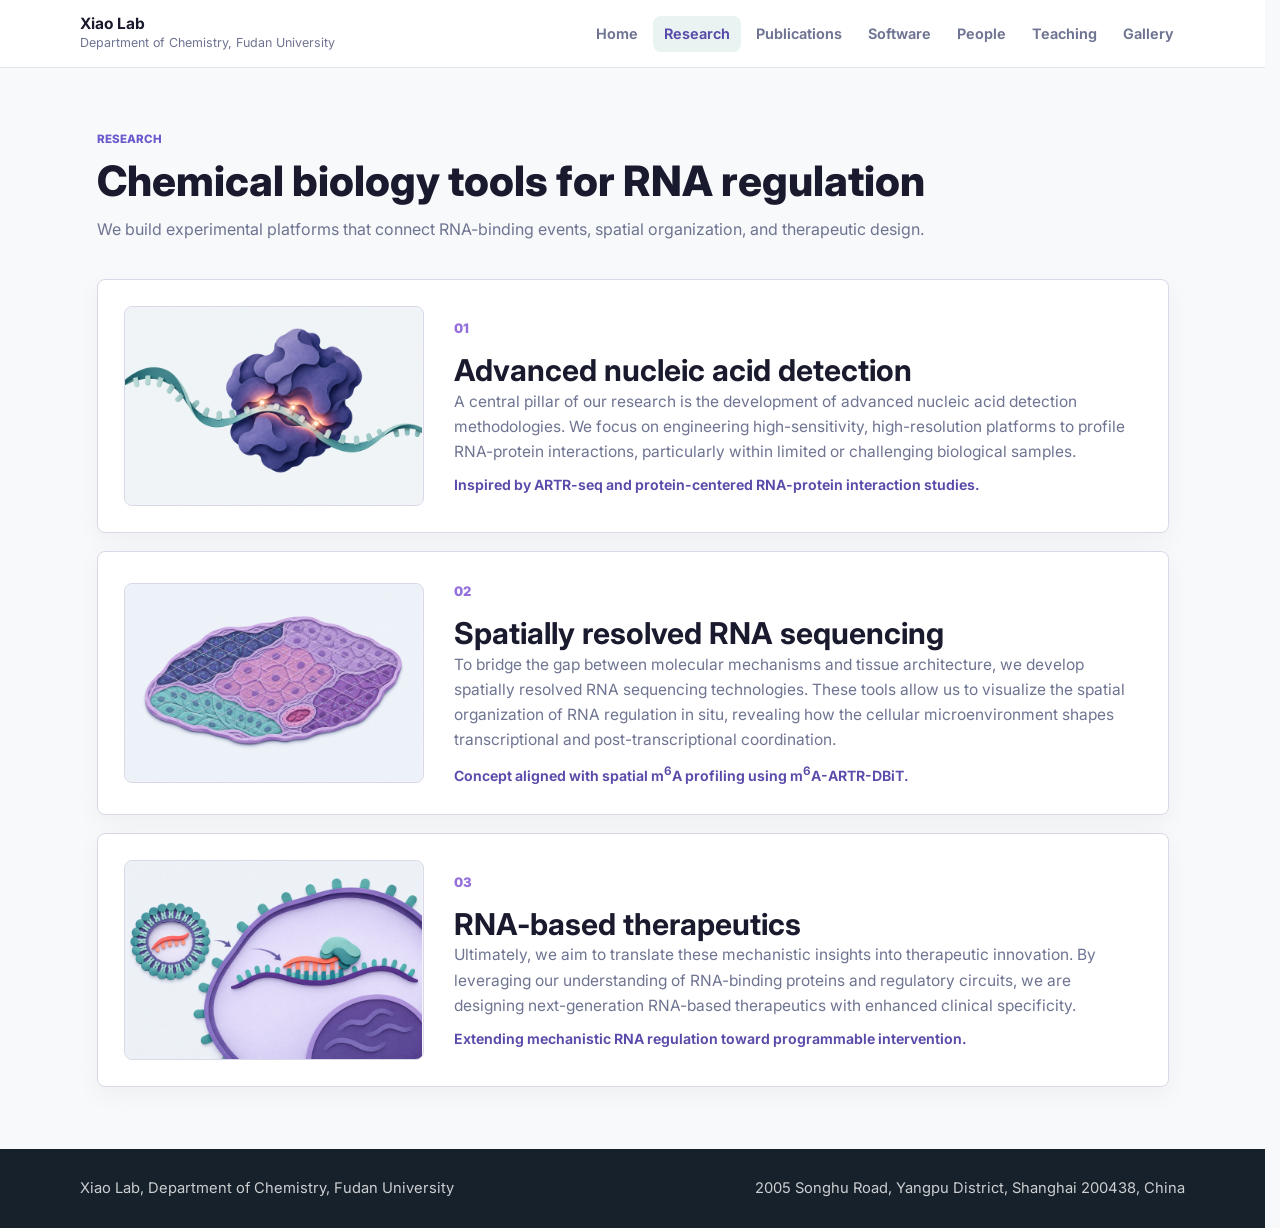
<file: site/research.html>
<!DOCTYPE html>
<html lang="en" class="no-js">
<head>
  <meta charset="utf-8">
  <meta name="viewport" content="width=device-width, initial-scale=1">
  <title>Research | Xiao Lab</title>
  <meta name="description" content="Research directions of Xiao Lab at Fudan University.">
  <link rel="preconnect" href="https://fonts.googleapis.com">
  <link rel="preconnect" href="https://fonts.gstatic.com" crossorigin>
  <link href="https://fonts.googleapis.com/css2?family=Inter:wght@300;400;600;700;800;900&display=swap" rel="stylesheet">
  <link rel="stylesheet" href="assets/styles.css">
  <script>document.documentElement.classList.remove('no-js');</script>
</head>
<body>
  <header class="site-header">
    <a class="brand" href="index.html" aria-label="Xiao Lab home">
      <span>
        <strong>Xiao Lab</strong>
        <small>Department of Chemistry, Fudan University</small>
      </span>
    </a>
    <button class="nav-toggle" aria-controls="primary-nav" aria-expanded="false" aria-label="Toggle navigation">
      <span class="bar"></span>
      <span class="bar"></span>
      <span class="bar"></span>
    </button>
    <nav id="primary-nav" class="site-nav" aria-label="Primary navigation">
      <a href="index.html">Home</a>
      <a class="active" aria-current="page" href="research.html">Research</a>
      <a href="publications.html">Publications</a>
      <a href="software.html">Software</a>
      <a href="people.html">People</a>
      <a href="teaching.html">Teaching</a>
      <a href="gallery.html">Gallery</a>
    </nav>
  </header>

  <main>
    <section class="page-hero course-research-intro">
      <p class="eyebrow">Research</p>
      <h1>Chemical biology tools for RNA regulation</h1>
      <p>We build experimental platforms that connect RNA-binding events, spatial organization, and therapeutic design.</p>
    </section>

    <section class="section research-layout">
      <article class="research-block">
        <img class="research-figure" src="assets/research/research-rbp.png" alt="Schematic of RNA-protein interaction mapping" loading="lazy" decoding="async">
        <div>
          <span class="card-kicker">01</span>
          <h2>Advanced nucleic acid detection</h2>
          <p>A central pillar of our research is the development of advanced nucleic acid detection methodologies. We focus on engineering high-sensitivity, high-resolution platforms to profile RNA-protein interactions, particularly within limited or challenging biological samples.</p>
          <p class="figure-note">Inspired by ARTR-seq and protein-centered RNA-protein interaction studies.</p>
        </div>
      </article>

      <article class="research-block">
        <img class="research-figure" src="assets/research/research-spatial.png" alt="Schematic of spatial RNA sequencing across tissue regions" loading="lazy" decoding="async">
        <div>
          <span class="card-kicker">02</span>
          <h2>Spatially resolved RNA sequencing</h2>
          <p>To bridge the gap between molecular mechanisms and tissue architecture, we develop spatially resolved RNA sequencing technologies. These tools allow us to visualize the spatial organization of RNA regulation in situ, revealing how the cellular microenvironment shapes transcriptional and post-transcriptional coordination.</p>
          <p class="figure-note">Concept aligned with spatial m<sup>6</sup>A profiling using m<sup>6</sup>A-ARTR-DBiT.</p>
        </div>
      </article>

      <article class="research-block">
        <img class="research-figure" src="assets/research/research-therapeutics.png" alt="Schematic of RNA-based therapeutic design" loading="lazy" decoding="async">
        <div>
          <span class="card-kicker">03</span>
          <h2>RNA-based therapeutics</h2>
          <p>Ultimately, we aim to translate these mechanistic insights into therapeutic innovation. By leveraging our understanding of RNA-binding proteins and regulatory circuits, we are designing next-generation RNA-based therapeutics with enhanced clinical specificity.</p>
          <p class="figure-note">Extending mechanistic RNA regulation toward programmable intervention.</p>
        </div>
      </article>
    </section>
  </main>

  <footer class="site-footer">
    <p>Xiao Lab, Department of Chemistry, Fudan University</p>
    <p>2005 Songhu Road, Yangpu District, Shanghai 200438, China</p>
  </footer>
  <script src="assets/site.js" defer></script>
</body>
</html>
</file>
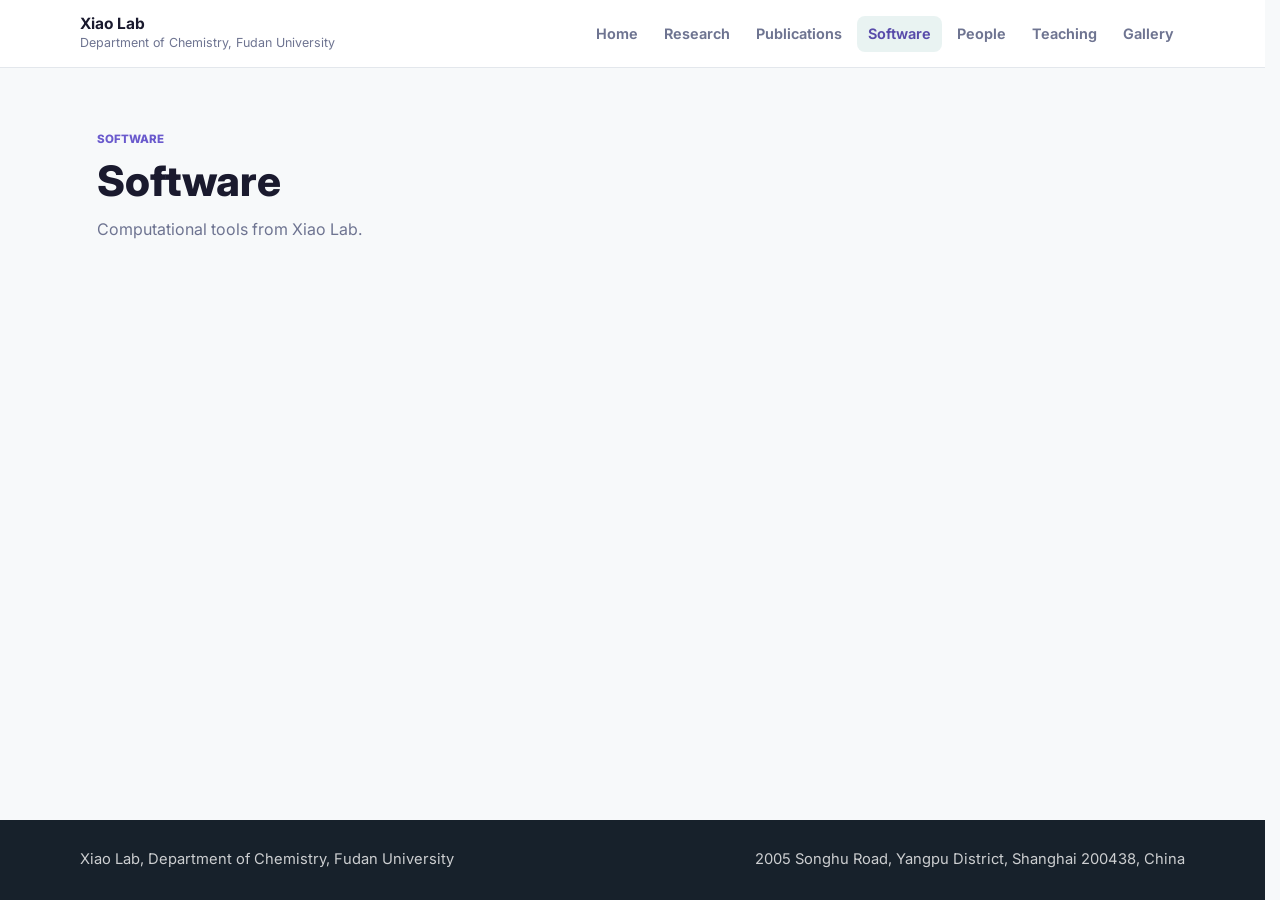
<file: site/software.html>
<!DOCTYPE html>
<html lang="en" class="no-js">
<head>
  <meta charset="utf-8">
  <meta name="viewport" content="width=device-width, initial-scale=1">
  <title>Software | Xiao Lab</title>
  <meta name="description" content="Software from Xiao Lab at Fudan University.">
  <link rel="preconnect" href="https://fonts.googleapis.com">
  <link rel="preconnect" href="https://fonts.gstatic.com" crossorigin>
  <link href="https://fonts.googleapis.com/css2?family=Inter:wght@300;400;600;700;800;900&display=swap" rel="stylesheet">
  <link rel="stylesheet" href="assets/styles.css">
  <script>document.documentElement.classList.remove('no-js');</script>
</head>
<body>
  <header class="site-header">
    <a class="brand" href="index.html" aria-label="Xiao Lab home">
      <span>
        <strong>Xiao Lab</strong>
        <small>Department of Chemistry, Fudan University</small>
      </span>
    </a>
    <button class="nav-toggle" aria-controls="primary-nav" aria-expanded="false" aria-label="Toggle navigation">
      <span class="bar"></span>
      <span class="bar"></span>
      <span class="bar"></span>
    </button>
    <nav id="primary-nav" class="site-nav" aria-label="Primary navigation">
      <a href="index.html">Home</a>
      <a href="research.html">Research</a>
      <a href="publications.html">Publications</a>
      <a class="active" aria-current="page" href="software.html">Software</a>
      <a href="people.html">People</a>
      <a href="teaching.html">Teaching</a>
      <a href="gallery.html">Gallery</a>
    </nav>
  </header>

  <main>
    <section class="page-hero">
      <p class="eyebrow">Software</p>
      <h1>Software</h1>
      <p>Computational tools from Xiao Lab.</p>
    </section>
    <section class="section"><!-- Unpublished software
<article class="card software-card"><div class="software-heading"><span class="software-mark" aria-hidden="true">S</span><div><span class="tag">Coming soon</span><h2>Spatial analysis tool</h2></div></div><p>A spatial biology tool is in development. Details will be announced with the release.</p><dl class="software-details"><div><dt>Key features</dt><dd>Algorithms and workflows coming soon.</dd></div><div><dt>Publication</dt><dd>To be announced.</dd></div><div><dt>GitHub</dt><dd>Repository will be linked at release.</dd></div><div><dt>Documentation</dt><dd>Installation, quick start and tutorials coming soon.</dd></div><div><dt>Version / status</dt><dd>In development; no public release.</dd></div><div><dt>Citation</dt><dd>A recommended citation will accompany the release.</dd></div></dl></article>
--></section>
  </main>

  <footer class="site-footer">
    <p>Xiao Lab, Department of Chemistry, Fudan University</p>
    <p>2005 Songhu Road, Yangpu District, Shanghai 200438, China</p>
  </footer>
  <script src="assets/site.js" defer></script>
</body>
</html>
</file>
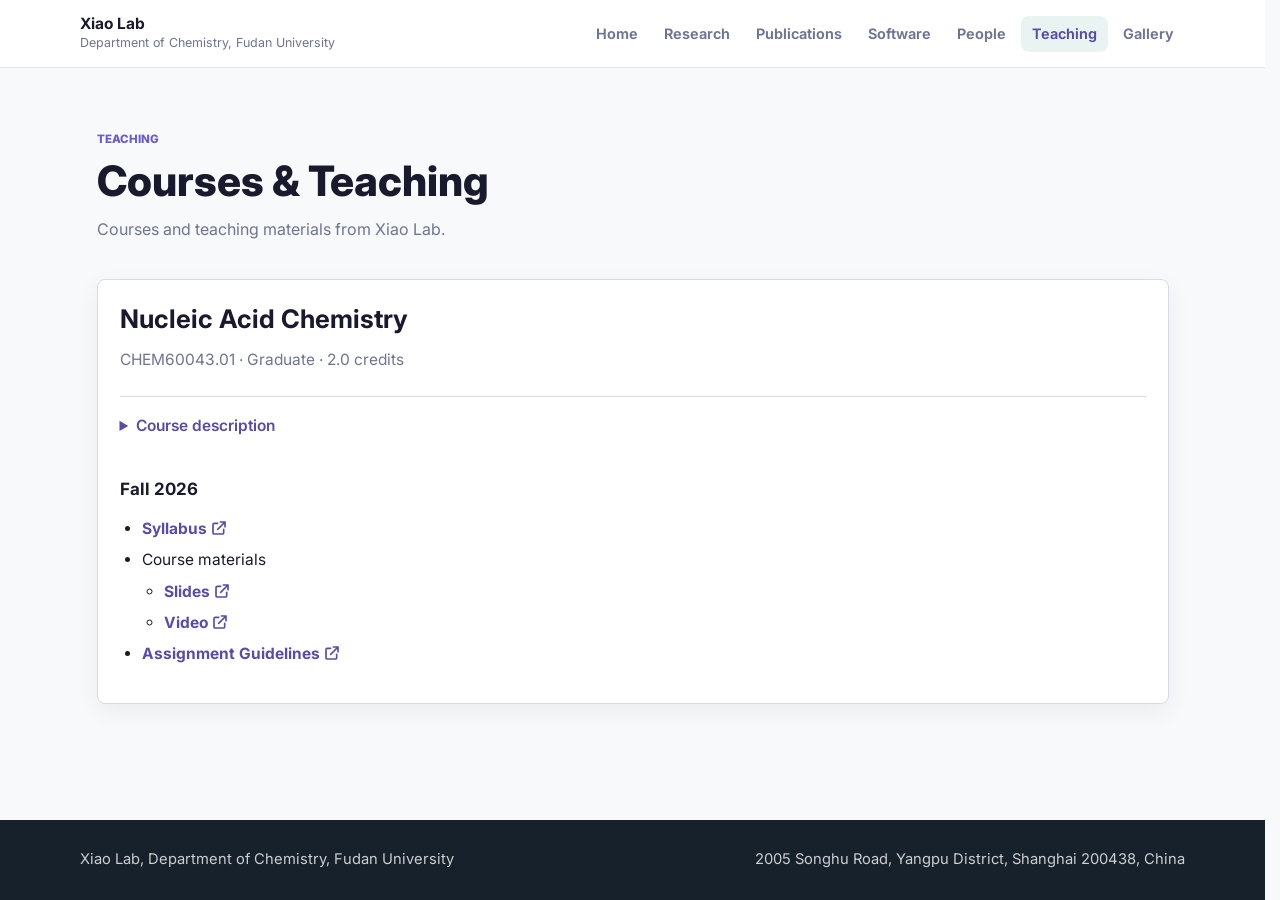
<file: site/teaching.html>
<!DOCTYPE html>
<html lang="en" class="no-js">
<head>
  <meta charset="utf-8">
  <meta name="viewport" content="width=device-width, initial-scale=1">
  <title>Teaching | Xiao Lab</title>
  <meta name="description" content="Courses and teaching materials from Xiao Lab at Fudan University.">
  <link rel="preconnect" href="https://fonts.googleapis.com">
  <link rel="preconnect" href="https://fonts.gstatic.com" crossorigin>
  <link href="https://fonts.googleapis.com/css2?family=Inter:wght@300;400;600;700;800;900&display=swap" rel="stylesheet">
  <link rel="stylesheet" href="assets/styles.css">
  <script>document.documentElement.classList.remove('no-js');</script>
</head>
<body>
  <header class="site-header">
    <a class="brand" href="index.html" aria-label="Xiao Lab home">
      <span>
        <strong>Xiao Lab</strong>
        <small>Department of Chemistry, Fudan University</small>
      </span>
    </a>
    <button class="nav-toggle" aria-controls="primary-nav" aria-expanded="false" aria-label="Toggle navigation">
      <span class="bar"></span>
      <span class="bar"></span>
      <span class="bar"></span>
    </button>
    <nav id="primary-nav" class="site-nav" aria-label="Primary navigation">
      <a href="index.html">Home</a>
      <a href="research.html">Research</a>
      <a href="publications.html">Publications</a>
      <a href="software.html">Software</a>
      <a href="people.html">People</a>
      <a class="active" aria-current="page" href="teaching.html">Teaching</a>
      <a href="gallery.html">Gallery</a>
    </nav>
  </header>

  <main>
    <section class="page-hero course-research-intro">
      <p class="eyebrow">Teaching</p>
      <h1>Courses &amp; Teaching</h1>
      <p>Courses and teaching materials from Xiao Lab.</p>
    </section>
    <section class="section teaching-layout"><article class="card course-card" id="nucleic-acid-chemistry"><h2>Nucleic Acid Chemistry</h2><p class="course-meta">CHEM60043.01 · Graduate · 2.0 credits</p><details class="course-description"><summary>Course description</summary><p lang="en">This course is an advanced specialized offering tailored for graduate students in the Department of Chemistry, focusing on the core principles of nucleic acid chemistry as well as the latest cutting-edge advances in this rapidly evolving field.

The curriculum comprehensively covers the following key areas:
1. The fundamental principles of nucleic acid chemical structures.
2. The principles and methodologies of both chemical and enzymatic nucleic acid synthesis.
3. Nucleic acid assembly technologies, including in vitro assembly (employing synthetic genomic components) and in vivo assembly techniques.
4. Core technologies in nucleic acid sequencing and gene editing, which are pivotal to modern molecular biology research.

Upon successful completion of this course, students will be able to:
• Systematically master the core principles underpinning nucleic acid synthesis technologies, laying a solid theoretical foundation for their future research.
• Acquire in-depth insights into the latest developments in frontier application fields, with a particular focus on synthetic biology and genetic engineering.</p></details><section class="course-offering"><h3>Fall 2026</h3><ul class="course-resources"><li><a class="course-link" href="https://fdjwgl.fudan.edu.cn/student/for-all/lesson-search/teachingSyllabusInfo/1053566">Syllabus <svg viewBox="0 0 24 24" fill="none" stroke="currentColor" stroke-width="2.5" stroke-linecap="round" stroke-linejoin="round" aria-hidden="true"><path d="M14 3h7v7M21 3 10 14"/><path d="M10 5H5a2 2 0 0 0-2 2v12a2 2 0 0 0 2 2h12a2 2 0 0 0 2-2v-5"/></svg></a></li><li>Course materials<ul><li><a class="course-link" href="https://elearning.fudan.edu.cn/">Slides <svg viewBox="0 0 24 24" fill="none" stroke="currentColor" stroke-width="2.5" stroke-linecap="round" stroke-linejoin="round" aria-hidden="true"><path d="M14 3h7v7M21 3 10 14"/><path d="M10 5H5a2 2 0 0 0-2 2v12a2 2 0 0 0 2 2h12a2 2 0 0 0 2-2v-5"/></svg></a></li><li><a class="course-link" href="https://icourse.fudan.edu.cn/">Video <svg viewBox="0 0 24 24" fill="none" stroke="currentColor" stroke-width="2.5" stroke-linecap="round" stroke-linejoin="round" aria-hidden="true"><path d="M14 3h7v7M21 3 10 14"/><path d="M10 5H5a2 2 0 0 0-2 2v12a2 2 0 0 0 2 2h12a2 2 0 0 0 2-2v-5"/></svg></a></li></ul></li><li><a class="course-link" href="https://elearning.fudan.edu.cn/">Assignment Guidelines <svg viewBox="0 0 24 24" fill="none" stroke="currentColor" stroke-width="2.5" stroke-linecap="round" stroke-linejoin="round" aria-hidden="true"><path d="M14 3h7v7M21 3 10 14"/><path d="M10 5H5a2 2 0 0 0-2 2v12a2 2 0 0 0 2 2h12a2 2 0 0 0 2-2v-5"/></svg></a></li></ul></section></article></section>
  </main>

  <footer class="site-footer">
    <p>Xiao Lab, Department of Chemistry, Fudan University</p>
    <p>2005 Songhu Road, Yangpu District, Shanghai 200438, China</p>
  </footer>
  <script src="assets/site.js" defer></script>
</body>
</html>
</file>
<file: site/assets/styles.css>
:root {
  --ink: #1a1a2e;
  --muted: #6e7491;
  --subtle: #f4f4f9;
  --surface: #ffffff;
  --background: #f7f9fa;
  --line: #d8d8e8;
  --accent: #6A5ACD;
  --accent-dark: #584BAA;
  --warm: #9370DB;
  --shadow: 0 14px 34px rgba(23, 33, 43, 0.1);
  --max: 1120px;
  --page-top: 62px;
}

* {
  box-sizing: border-box;
}

html {
  scroll-behavior: smooth;
  scrollbar-gutter: stable;
}

body {
  margin: 0;
  min-height: 100vh;
  display: flex;
  flex-direction: column;
  color: var(--ink);
  background: var(--background);
  font-family: Inter, ui-sans-serif, system-ui, -apple-system, BlinkMacSystemFont, "Segoe UI", Arial, sans-serif;
  font-size: 15.5px;
  line-height: 1.62;
  letter-spacing: 0;
}

img {
  display: block;
  max-width: 100%;
}

a {
  color: inherit;
}

.site-header {
  position: sticky;
  top: 0;
  z-index: 20;
  display: flex;
  align-items: center;
  justify-content: space-between;
  gap: 24px;
  min-height: 68px;
  padding: 10px max(24px, calc((100vw - var(--max)) / 2));
  background: rgba(255, 255, 255, 0.96);
  border-bottom: 1px solid rgba(220, 226, 232, 0.8);
  backdrop-filter: blur(16px);
}

.brand {
  display: inline-flex;
  align-items: center;
  gap: 12px;
  min-width: 190px;
  text-decoration: none;
}

.brand strong,
.brand small {
  display: block;
  line-height: 1.2;
}

.brand small {
  margin-top: 2px;
  color: var(--muted);
  font-size: 0.78rem;
}

.site-nav {
  display: flex;
  align-items: center;
  justify-content: flex-end;
  gap: 4px;
  flex-wrap: wrap;
}

.site-nav a {
  min-height: 36px;
  padding: 6px 11px;
  border-radius: 8px;
  color: var(--muted);
  font-weight: 650;
  font-size: 0.9rem;
  text-decoration: none;
}

/* Mobile nav toggle button */
.nav-toggle {
  display: none;
  flex-direction: column;
  align-items: center;
  justify-content: center;
  width: 44px;
  height: 44px;
  border-radius: 8px;
  background: transparent;
  border: none;
  cursor: pointer;
}
.nav-toggle .bar {
  display: block;
  width: 20px;
  height: 2px;
  background: var(--ink);
  border-radius: 2px;
  transition: transform .22s ease, opacity .18s ease;
}
.nav-toggle .bar + .bar { margin-top: 5px; }
.nav-toggle[aria-expanded="true"] .bar:first-child { transform: translateY(7px) rotate(45deg); }
.nav-toggle[aria-expanded="true"] .bar:nth-child(2) { opacity: 0; }
.nav-toggle[aria-expanded="true"] .bar:last-child { transform: translateY(-7px) rotate(-45deg); }

.site-nav a:hover,
.site-nav a.active {
  color: var(--accent-dark);
  background: rgba(11, 120, 115, 0.09);
}

.hero {
  min-height: 60vh;
  display: grid;
  align-items: center;
  padding: 72px max(24px, calc((100vw - var(--max)) / 2));
  color: #ffffff;
  background:
    linear-gradient(90deg, rgba(10, 24, 33, 0.82) 0%, rgba(10, 24, 33, 0.62) 42%, rgba(10, 24, 33, 0.2) 100%),
    url("backgrounds/fudan-campus.jpg") center center / cover no-repeat;
}

.hero-copy {
  max-width: 660px;
}

.eyebrow {
  margin: 0 0 10px;
  color: var(--accent);
  font-size: 0.72rem;
  font-weight: 800;
  text-transform: uppercase;
}

.hero .eyebrow {
  color: #8be0d7;
}

.hero h1,
.page-hero h1 {
  margin: 0;
  font-family: Inter, ui-sans-serif, system-ui, -apple-system, BlinkMacSystemFont, "Segoe UI", Arial, sans-serif;
  font-size: 3.55rem;
  line-height: 1.06;
  font-weight: 800;
  letter-spacing: 0;
}

.hero p:not(.eyebrow) {
  max-width: 580px;
  margin: 18px 0 0;
  color: rgba(255, 255, 255, 0.9);
  font-size: 1.08rem;
}

.hero-actions {
  display: flex;
  flex-wrap: wrap;
  gap: 12px;
  margin-top: 26px;
}

.button {
  display: inline-flex;
  align-items: center;
  justify-content: center;
  min-height: 42px;
  padding: 9px 16px;
  border-radius: 8px;
  color: #ffffff;
  background: var(--accent);
  font-weight: 750;
  text-decoration: none;
}

.button:hover {
  background: var(--accent-dark);
}

.button-ghost {
  border: 1px solid rgba(255, 255, 255, 0.62);
  background: rgba(255, 255, 255, 0.12);
}

.button-ghost:hover {
  background: rgba(255, 255, 255, 0.22);
}

.section {
  max-width: var(--max);
  margin: 0 auto;
  padding: 62px 24px;
}

.section + .section {
  border-top: 1px solid var(--line);
}

.intro-grid {
  display: grid;
  grid-template-columns: minmax(240px, 0.9fr) minmax(320px, 1.35fr);
  gap: 46px;
}

.intro-grid h2,
.section-heading h2,

.member-card h2,
.research-block h2,
.patents h2 {
  margin: 0;
  font-family: Inter, ui-sans-serif, system-ui, -apple-system, BlinkMacSystemFont, "Segoe UI", Arial, sans-serif;
  font-size: 1.88rem;
  line-height: 1.18;
  letter-spacing: 0;
  font-weight: 700;
}

.intro-copy p,

.member-copy p,
.research-block p,
.plain-list li {
  color: var(--muted);
}

.intro-copy p:first-child,
.research-block p:first-of-type {
  margin-top: 0;
}

.section-heading {
  max-width: 760px;
  margin-bottom: 24px;
}

.research-cards {
  display: grid;
  grid-template-columns: repeat(3, minmax(0, 1fr));
  gap: 18px;
}

.card {
  min-height: 214px;
  padding: 22px;
  border: 1px solid var(--line);
  border-radius: 8px;
  background: var(--surface);
  box-shadow: 0 8px 24px rgba(23, 33, 43, 0.055);
  transition: transform .18s ease, box-shadow .18s ease;
}
.card:hover { transform: translateY(-6px); box-shadow: 0 20px 40px rgba(23, 33, 43, 0.12); }

.card-kicker {
  display: inline-block;
  margin-bottom: 14px;
  color: var(--warm);
  font-size: 0.82rem;
  font-weight: 850;
}

.card h3,
.news-list h3 {
  margin: 0 0 10px;
  font-size: 1.06rem;
  line-height: 1.32;
}

.card p {
  margin: 0;
  color: var(--muted);
}

.text-link {
  color: var(--accent-dark);
  font-weight: 750;
  text-decoration-thickness: 2px;
  text-underline-offset: 4px;
}

.news-band {
  padding-top: 56px;
}

.news-list {
  display: grid;
  grid-template-columns: repeat(2, minmax(0, 1fr));
  gap: 18px;
}

.news-list article {
  padding: 20px;
  border-left: 4px solid var(--accent);
  background: var(--subtle);
}

.news-list time {
  display: block;
  margin-bottom: 8px;
  color: var(--warm);
  font-weight: 800;
}

.page-hero {
  max-width: var(--max);
  margin: 0 auto;
  padding: var(--page-top) 24px 34px;
}

.page-hero h1 {
  max-width: none;
  color: var(--ink);
  font-size: 2.62rem;
}

.page-hero p:not(.eyebrow) {
  color: var(--muted);
  margin-top: 14px;
  font-size: 1rem;
}

.research-layout {
  display: grid;
  gap: 18px;
  padding-top: 22px;
}

.research-block {
  display: grid;
  grid-template-columns: minmax(210px, 300px) minmax(260px, 1fr);
  align-items: center;
  gap: 30px;
  padding: 26px;
  border: 1px solid var(--line);
  border-radius: 8px;
  background: var(--surface);
  box-shadow: 0 8px 26px rgba(23, 33, 43, 0.045);
}

.research-figure {
  width: 100%;
  aspect-ratio: 3 / 2;
  object-fit: contain;
  border: 1px solid var(--line);
  border-radius: 8px;
  background: var(--subtle);
}

.research-block p {
  margin: 10px 0 0;
}

.figure-note {
  color: var(--accent-dark) !important;
  font-size: 0.88rem;
  font-weight: 650;
}

.mentor-section {
  padding-top: var(--page-top);
  padding-bottom: 58px;
}

.mentor-profile {
  display: grid;
  grid-template-columns: minmax(320px, 1fr) minmax(240px, 340px);
  align-items: start;
  gap: 56px;
}

.mentor-copy h1 {
  margin: 0;
  color: #111111;
  font-family: Georgia, "Times New Roman", serif;
  font-size: 3rem;
  line-height: 1.08;
  font-weight: 700;
  letter-spacing: 0;
}

.mentor-lines,
.mentor-history {
  color: #111111;
  font-size: 1.02rem;
}

.mentor-lines {
  display: grid;
  gap: 8px;
  margin-top: 26px;
}

.mentor-lines p,
.mentor-history p {
  margin: 0;
}

.mentor-history {
  display: grid;
  gap: 12px;
  max-width: 720px;
  margin-top: 34px;
}

.mentor-history strong {
  color: var(--accent-dark);
  font-weight: 850;
}

.mentor-email {
  margin: 30px 0 0;
  color: #111111;
  font-size: 1.02rem;
  font-weight: 650;
}

.mentor-email a,
.member-email a {
  text-decoration-skip-ink: none;
}

.mentor-email a {
  color: var(--accent-dark);
  text-decoration-thickness: 2px;
  text-underline-offset: 4px;
}

.mentor-photo {
  margin: 0;
}

.mentor-photo img {
  width: 100%;
  aspect-ratio: 4 / 5;
  object-fit: cover;
  border-radius: 22px;
  background: var(--subtle);
  box-shadow: 0 18px 44px rgba(23, 33, 43, 0.12);
}

.team-section {
  padding-top: 54px;
}

.people-group {
  padding: 30px 0 34px;
  border-top: 1px solid var(--line);
}

.people-group:first-of-type {
  border-top: 0;
  padding-top: 6px;
}

.people-group-heading {
  display: flex;
  align-items: baseline;
  justify-content: space-between;
  gap: 18px;
  margin-bottom: 18px;
}

.people-group-heading h3 {
  margin: 0;
  color: var(--ink);
  font-size: 1.34rem;
  line-height: 1.25;
  font-weight: 750;
}

.people-grid {
  display: grid;
  grid-template-columns: repeat(auto-fit, minmax(300px, 1fr));
  gap: 18px;
}

.compact-grid {
  grid-template-columns: repeat(2, minmax(0, 1fr));
}

.member-card {
  display: grid;
  grid-template-columns: 128px minmax(0, 1fr);
  gap: 20px;
  align-items: start;
  padding: 22px;
  border: 1px solid var(--line);
  border-radius: 8px;
  background: var(--surface);
  box-shadow: 0 8px 24px rgba(23, 33, 43, 0.055);
}

.member-card img {
  width: 128px;
  aspect-ratio: 4 / 5;
  object-fit: cover;
  border-radius: 8px;
  background: var(--subtle);
}

.member-card h2 {
  font-size: 1.28rem;
  font-weight: 700;
}

.member-copy {
  display: flex;
  flex-direction: column;
  min-height: 100%;
}

.member-copy p {
  margin: 10px 0 0;
}

.member-email {
  font-size: 0.92rem;
  margin-top: auto !important;
  padding-top: 18px;
}

.member-email a {
  color: var(--accent-dark);
  overflow-wrap: anywhere;
  text-decoration-thickness: 2px;
  text-underline-offset: 3px;
}

.publication-list {
  display: grid;
  gap: 14px;
  margin: 0;
  padding: 0;
  counter-reset: publications;
  list-style: none;
}

.publication-list li {
  counter-increment: publications;
  position: relative;
  padding: 22px 22px 22px 66px;
  border: 1px solid var(--line);
  border-radius: 8px;
  background: var(--surface);
  transition: transform .16s ease, box-shadow .16s ease;
}
.publication-list li:hover { transform: translateY(-4px); box-shadow: 0 16px 32px rgba(23,33,43,0.06); }

.publication-list li::before {
  content: counter(publications, decimal-leading-zero);
  position: absolute;
  left: 20px;
  top: 23px;
  color: var(--warm);
  font-weight: 850;
  font-size: 0.84rem;
}

.publication-list p {
  margin: 0;
  color: #303b45;
}

.publication-list a {
  color: var(--accent-dark);
  overflow-wrap: anywhere;
}

.publication-list li.featured-publication {
  border-color: #e7d9ae;
  border-left: 4px solid var(--accent);
}

.plain-list {
  display: grid;
  gap: 16px;
  margin: 0;
  padding-left: 20px;
}

.gallery-grid {
  display: grid;
  grid-template-columns: repeat(2, minmax(0, 1fr));
  gap: 18px;
  padding-top: 28px;
}

.gallery-grid figure {
  margin: 0;
  border: 1px solid var(--line);
  border-radius: 8px;
  overflow: hidden;
  background: var(--surface);
}

.gallery-grid img {
  width: 100%;
  aspect-ratio: 4 / 3;
  object-fit: cover;
}

.gallery-grid figcaption {
  padding: 14px 16px 16px;
  color: var(--muted);
  font-size: 0.94rem;
}

.site-footer {
  display: flex;
  justify-content: space-between;
  gap: 18px;
  padding: 28px max(24px, calc((100vw - var(--max)) / 2));
  color: rgba(255, 255, 255, 0.78);
  background: #17212b;
  font-size: 0.92rem;
}

.site-footer p {
  margin: 0;
}

@media (max-width: 900px) {
  :root { --page-top: 42px; }

  .site-header {
    flex-wrap: wrap;
    gap: 12px;
  }

  .site-nav {
    justify-content: flex-start;
  }

  /* collapse/expand nav on small screens */
  .nav-toggle { display: inline-flex; }
  .site-nav { display: block; width: 100%; max-height: 0; overflow: hidden; transition: max-height .28s ease; }
  .site-nav.open { max-height: 600px; }

  .site-nav a { display: block; padding: 10px 12px; margin: 6px 0; border-radius: 6px; }

  .hero {
    min-height: 64vh;
    padding-top: 70px;
    padding-bottom: 70px;
  }

  .hero h1,
  .page-hero h1 {
    font-size: 3rem;
  }

  .intro-grid,
  .research-cards,

  .news-list,
  .gallery-grid {
    grid-template-columns: 1fr;
  }

  .research-block,
  .member-card {
    grid-template-columns: 1fr;
    gap: 18px;
  }

  .mentor-section {
    padding-bottom: 46px;
  }

  .mentor-profile {
    grid-template-columns: 1fr;
    gap: 36px;
  }

  .mentor-copy h1 {
    font-size: 2.72rem;
  }

  .mentor-photo {
    max-width: 340px;
  }

  .member-card img {
    width: 132px;
  }
}

@media (max-width: 620px) {
  body {
    font-size: 15px;
  }

  .site-header {
    padding: 12px 18px;
  }

  .site-nav a {
    padding: 7px 9px;
    font-size: 0.88rem;
  }

  .hero,
  .section,
  .page-hero {
    padding-left: 18px;
    padding-right: 18px;
  }

  .hero h1,
  .page-hero h1 {
    font-size: 2.45rem;
  }

  .hero p:not(.eyebrow) {
    font-size: 1.05rem;
  }

  .hero-actions,
  .button {
    width: 100%;
  }

  .intro-grid h2,
  .section-heading h2,

  .member-card h2,
  .research-block h2,
  .patents h2 {
    font-size: 1.75rem;
  }

  .mentor-copy h1 {
    font-size: 2.45rem;
  }

  .mentor-lines,
  .mentor-history {
    font-size: 0.98rem;
  }

  .mentor-lines {
    margin-top: 26px;
  }

  .mentor-history,
  .mentor-email {
    margin-top: 34px;
  }

  .member-card { transition: transform .16s ease, box-shadow .16s ease; }
  .member-card:hover { transform: translateY(-4px); box-shadow: 0 18px 34px rgba(23,33,43,0.06); }
  .publication-list li {
    padding: 20px;
  }

  .publication-list li::before {
    position: static;
    display: block;
    margin-bottom: 10px;
  }

  .site-footer {
    flex-direction: column;
    padding-left: 18px;
    padding-right: 18px;
  }
}

/* Shared controls and publication views. */
:focus-visible { outline: 3px solid var(--accent); outline-offset: 4px; }
.contact-links, .view-controls, .publication-tags, .publication-links { display: flex; flex-wrap: wrap; gap: 10px 18px; }
.view-controls { justify-content: flex-end; align-items: center; margin-bottom: 24px; }
.view-controls label { display: flex; align-items: center; gap: 8px; color: var(--accent); font-weight: 600; }
.view-controls select { max-width: 100%; font: inherit; padding: 8px 12px; border: 1px solid var(--line); border-radius: 8px; background: var(--surface); color: var(--ink); }
.view-controls[hidden] { display: none; }
.publication-list .publication-tags, .publication-list .publication-title, .publication-list .publication-summary, .publication-list .publication-links { display: none; }
.publication-list.card-view li { padding: 24px; }
.publication-list.card-view li::before { display: none; }
.publication-list.card-view .publication-tags, .publication-list.card-view .publication-links { display: flex; }
.publication-list.card-view .publication-title, .publication-list.card-view .publication-summary { display: block; }
.publication-title { margin: 16px 0 12px; font-size: 1.22rem; line-height: 1.4; }
.publication-list.card-view .citation-title, .publication-list.card-view .citation-doi { display: none; }
.publication-list.card-view .publication-summary { margin-top: 14px; }
.publication-links { margin-top: 14px; }
.tag { display: inline-block; border-radius: 20px; padding: 3px 10px; background: var(--subtle); color: var(--accent-dark); font-size: .8rem; font-weight: 600; }
.publication-list u { text-underline-offset: 3px; }
.publication-note { color: var(--muted); font-size: .9rem; }
.software-heading { display: flex; align-items: center; gap: 18px; }
.software-heading h2 { margin: 8px 0 0; }
.software-mark { display: grid; place-items: center; width: 64px; height: 64px; border-radius: 12px; background: var(--subtle); color: var(--accent); font-size: 2rem; }
.software-details { margin-bottom: 0; }
.software-details div { display: grid; grid-template-columns: 160px minmax(0, 1fr); gap: 18px; border-top: 1px solid var(--line); padding: 14px 0; }
.software-details dt { font-weight: 700; }
.software-details dd { margin: 0; color: var(--muted); }
@media (max-width: 900px) {
  .no-js .nav-toggle { display: none; }
  .no-js .site-nav { max-height: none; }
}
@media (max-width: 620px) {
  .software-details div { grid-template-columns: 1fr; gap: 4px; }
  .publication-list.card-view li { padding: 20px; }
}
@media (prefers-reduced-motion: reduce) {
  html { scroll-behavior: auto; }
  *, *::before, *::after { transition: none !important; }
  .card:hover, .member-card:hover, .publication-list li:hover { transform: none; }
}

@media (max-width: 620px) {
  .compact-grid { grid-template-columns: 1fr; }
  .view-controls label { max-width: 100%; }
}

.publication-list .publication-summary { color: var(--accent-dark); }
.github-icon { width: 18px; height: 18px; fill: currentColor; margin-right: 8px; }
.publication-list li[hidden] { display: none; }

main { flex: 1; width: 100%; }

.mentor-history p { display: grid; grid-template-columns: 116px minmax(0, 1fr); gap: 14px; }
@media (max-width: 620px) { .mentor-history p { grid-template-columns: 100px minmax(0, 1fr); gap: 10px; } }

.news-list p { margin: 10px 0 0; color: var(--muted); }
.news-link { display: inline-flex; align-items: center; justify-content: center; width: 28px; height: 28px; vertical-align: middle; color: var(--accent); border-radius: 4px; }
.news-link svg { width: 18px; height: 18px; }
.news-link:hover { color: var(--accent-dark); background: var(--subtle); }

.mentor-link { color: var(--accent-dark); font-weight: 700; text-decoration: none; }
.mentor-link svg { width: 16px; height: 16px; margin-left: 3px; vertical-align: -2px; }

.publication-links a { font-weight: 700; }

.course-card + .course-card { margin-top: 24px; }
.course-card h2 { margin: 0; font-size: 1.6rem; line-height: 1.3; }
.course-meta, .course-empty { color: var(--muted); }
.course-description { border-top: 1px solid var(--line); padding: 16px 0; }
.course-description summary { cursor: pointer; font-weight: 600; color: var(--accent-dark); }
.course-description p { white-space: pre-line; }
.course-offering { margin-top: 12px; padding-top: 12px; }
.course-offering h3 { margin-bottom: 10px; }
.course-offering h4 { margin-bottom: 8px; }
.course-link { color: var(--accent-dark); font-weight: 700; text-decoration: none; }
.course-link svg { width: 16px; height: 16px; vertical-align: -2px; }
.course-resources, .course-resources ul { padding-left: 22px; }
.course-resources li { margin: 6px 0; }
.teaching-layout { padding-top: 22px; }

.course-card .course-meta { margin: 12px 0 24px; }

.brand { min-width: 0; }
.brand small { max-width: 300px; line-height: 1.35; }
@media (max-width: 900px) { .brand { max-width: calc(100% - 68px); } }

.course-research-intro { padding-bottom: 17px; }
.course-research-intro p:last-child { margin-bottom: 0; }
.research-layout, .teaching-layout, .publications, .gallery-grid { padding-top: 19px; }

/* Reserve the same subtitle space on Gallery without adding placeholder text. */
.gallery-intro { padding-bottom: calc(17px + 14px + 1.62rem); }
</file>
